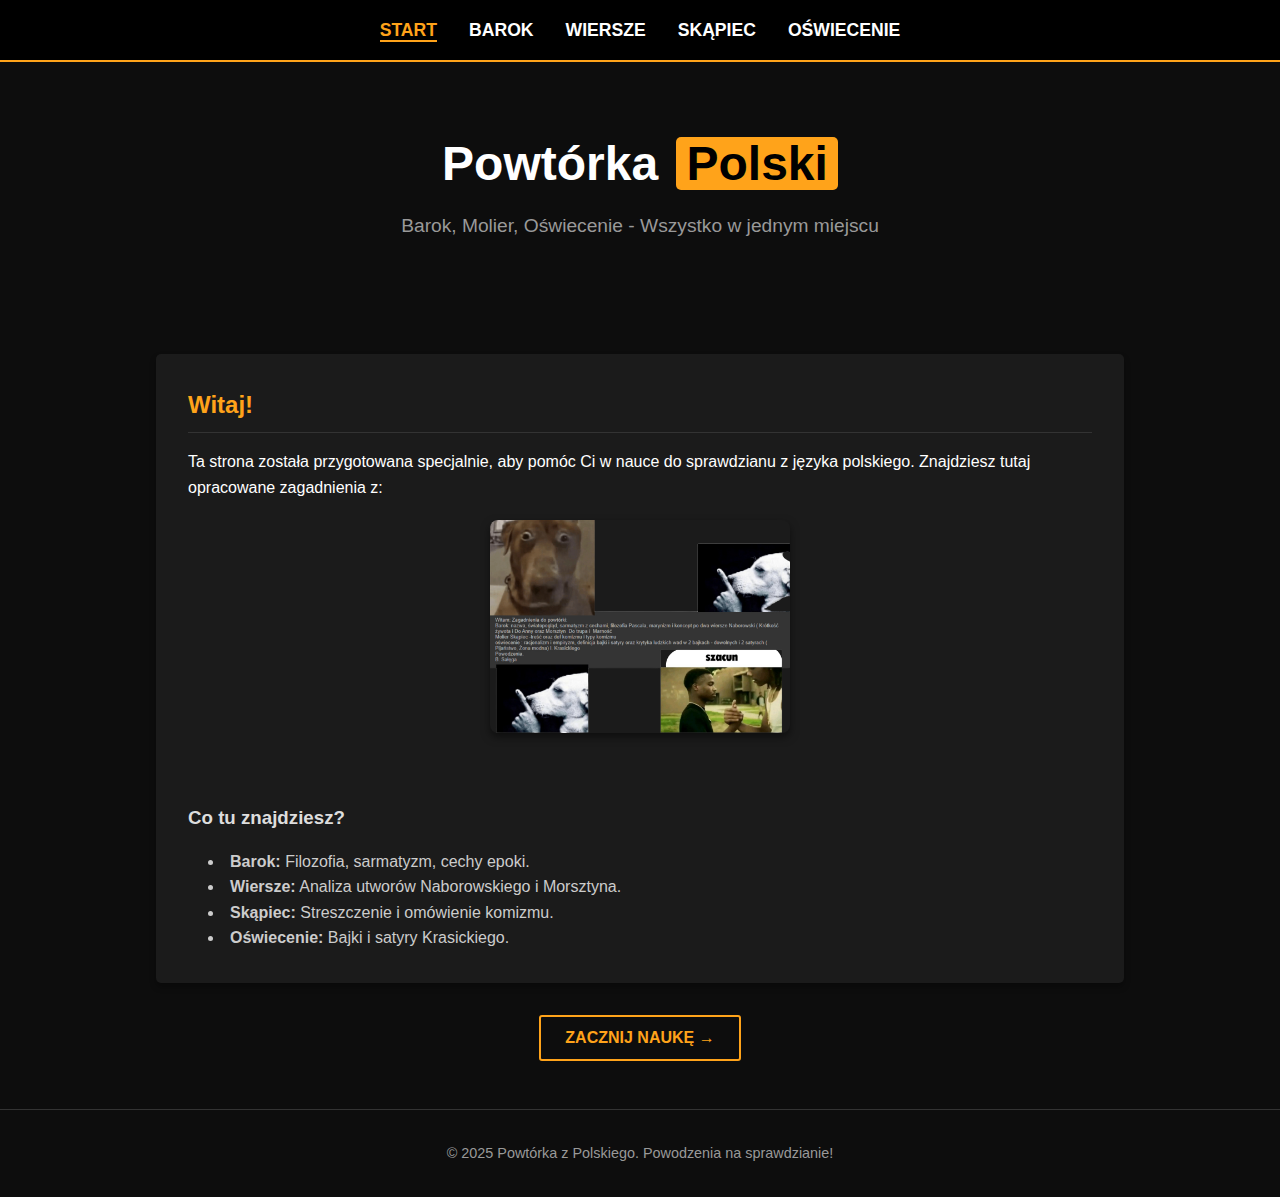
<file: index.html>
<!DOCTYPE html>
<html lang="pl">

<head>
    <meta charset="UTF-8">
    <meta name="viewport" content="width=device-width, initial-scale=1.0">
    <title>Powtórka z Polskiego - Barok i Oświecenie</title>
    <link rel="preconnect" href="https://fonts.googleapis.com">
    <link rel="preconnect" href="https://fonts.gstatic.com" crossorigin>
    <link
        href="https://fonts.googleapis.com/css2?family=Lato:wght@400;700&family=Playfair+Display:wght@400;700&display=swap"
        rel="stylesheet">
    <link rel="stylesheet" href="style.css">
</head>

<body>
    <nav>
        <ul>
            <li><a href="index.html">Start</a></li>
            <li><a href="barok.html">Barok</a></li>
            <li><a href="wiersze.html">Wiersze</a></li>
            <li><a href="skapiec.html">Skąpiec</a></li>
            <li><a href="oswiecenie.html">Oświecenie</a></li>
        </ul>
    </nav>

    <header>
        <div class="container">
            <h1>Powtórka <span>Polski</span></h1>
            <p>Barok, Molier, Oświecenie - Wszystko w jednym miejscu</p>
        </div>
    </header>

    <main class="container">
        <section class="card">
            <h2>Witaj!</h2>
            <p>Ta strona została przygotowana specjalnie, aby pomóc Ci w nauce do sprawdzianu z języka polskiego.
                Znajdziesz tutaj opracowane zagadnienia z: <img alt="bogusia" src="Untitled design (25) (1).png"
                    class="responsive-img"> </p>
            <br>
            <h3>Co tu znajdziesz?</h3>
            <ul style="margin-left: 20px; margin-top: 10px;">
                <li><strong>Barok:</strong> Filozofia, sarmatyzm, cechy epoki.</li>
                <li><strong>Wiersze:</strong> Analiza utworów Naborowskiego i Morsztyna.</li>
                <li><strong>Skąpiec:</strong> Streszczenie i omówienie komizmu.</li>
                <li><strong>Oświecenie:</strong> Bajki i satyry Krasickiego.</li>
            </ul>
        </section>

        <div style="text-align: center;">
            <a href="barok.html" class="btn">Zacznij Naukę &rarr;</a>
        </div>
    </main>

    <footer>
        <p>&copy; 2025 Powtórka z Polskiego. Powodzenia na sprawdzianie!</p>
    </footer>

    <!-- The Modal -->
    <div id="myModal" class="modal">
        <span class="close">&times;</span>
        <img class="modal-content" id="img01">
    </div>

    <script src="script.js"></script>
</body>

</html>
</file>
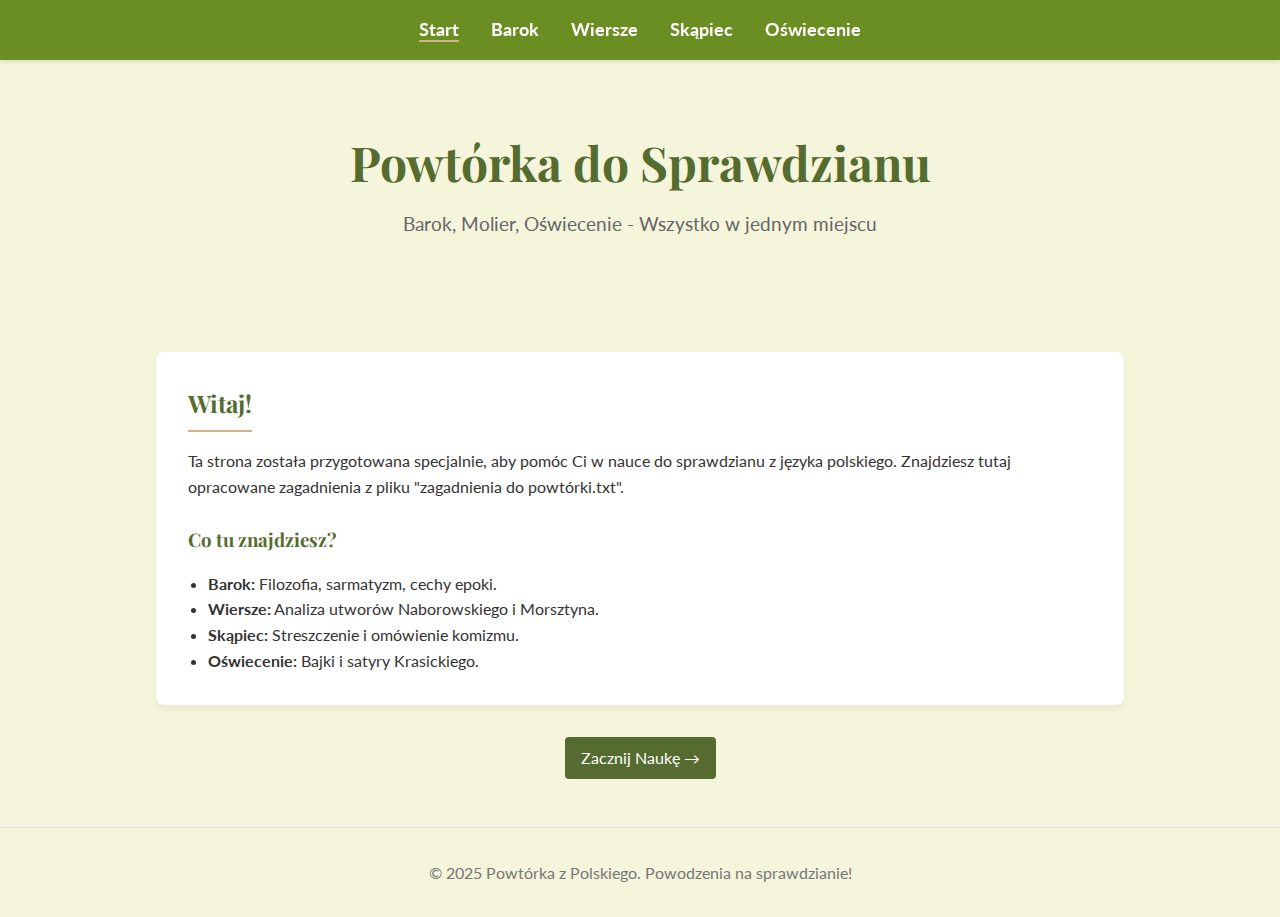
<file: polski/index.html>
<!DOCTYPE html>
<html lang="pl">
<head>
    <meta charset="UTF-8">
    <meta name="viewport" content="width=device-width, initial-scale=1.0">
    <title>Powtórka z Polskiego - Barok i Oświecenie</title>
    <link rel="preconnect" href="https://fonts.googleapis.com">
    <link rel="preconnect" href="https://fonts.gstatic.com" crossorigin>
    <link href="https://fonts.googleapis.com/css2?family=Lato:wght@400;700&family=Playfair+Display:wght@400;700&display=swap" rel="stylesheet">
    <link rel="stylesheet" href="style.css">
</head>
<body>
    <nav>
        <ul>
            <li><a href="index.html">Start</a></li>
            <li><a href="barok.html">Barok</a></li>
            <li><a href="wiersze.html">Wiersze</a></li>
            <li><a href="skapiec.html">Skąpiec</a></li>
            <li><a href="oswiecenie.html">Oświecenie</a></li>
        </ul>
    </nav>

    <header>
        <div class="container">
            <h1>Powtórka do Sprawdzianu</h1>
            <p>Barok, Molier, Oświecenie - Wszystko w jednym miejscu</p>
        </div>
    </header>

    <main class="container">
        <section class="card">
            <h2>Witaj!</h2>
            <p>Ta strona została przygotowana specjalnie, aby pomóc Ci w nauce do sprawdzianu z języka polskiego. Znajdziesz tutaj opracowane zagadnienia z pliku "zagadnienia do powtórki.txt".</p>
            <br>
            <h3>Co tu znajdziesz?</h3>
            <ul style="margin-left: 20px; margin-top: 10px;">
                <li><strong>Barok:</strong> Filozofia, sarmatyzm, cechy epoki.</li>
                <li><strong>Wiersze:</strong> Analiza utworów Naborowskiego i Morsztyna.</li>
                <li><strong>Skąpiec:</strong> Streszczenie i omówienie komizmu.</li>
                <li><strong>Oświecenie:</strong> Bajki i satyry Krasickiego.</li>
            </ul>
        </section>

        <div style="text-align: center;">
            <a href="barok.html" class="btn">Zacznij Naukę &rarr;</a>
        </div>
    </main>

    <footer>
        <p>&copy; 2025 Powtórka z Polskiego. Powodzenia na sprawdzianie!</p>
    </footer>

    <script src="script.js"></script>
</body>
</html>
</file>
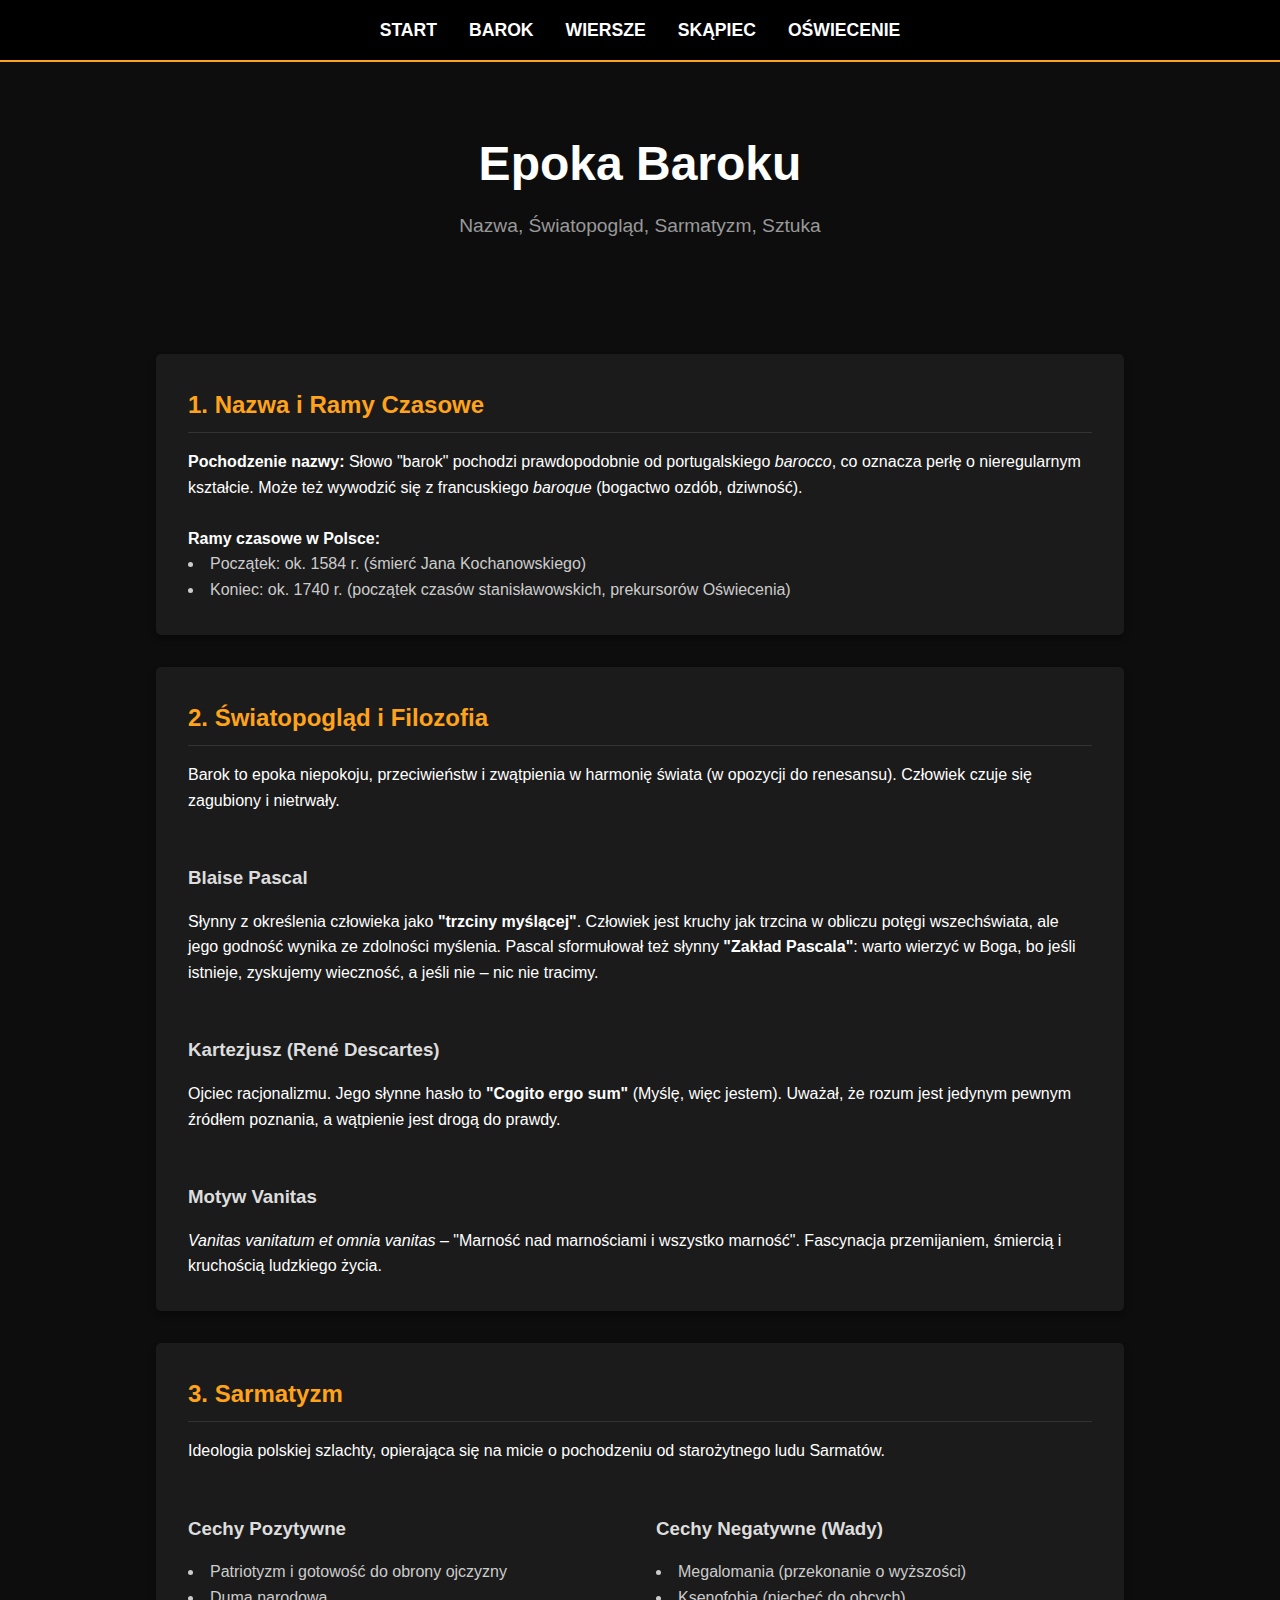
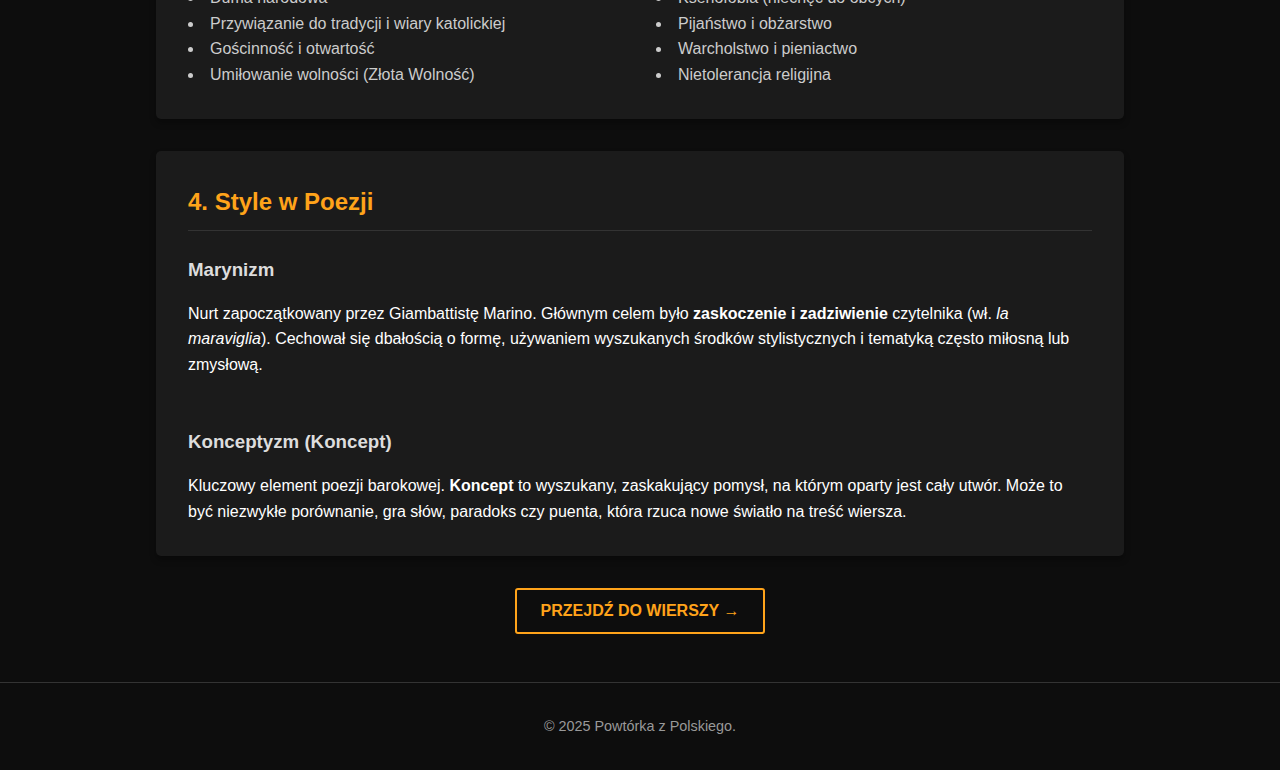
<file: barok.html>
<!DOCTYPE html>
<html lang="pl">

<head>
    <meta charset="UTF-8">
    <meta name="viewport" content="width=device-width, initial-scale=1.0">
    <title>Barok - Informacje Ogólne</title>
    <link rel="preconnect" href="https://fonts.googleapis.com">
    <link rel="preconnect" href="https://fonts.gstatic.com" crossorigin>
    <link
        href="https://fonts.googleapis.com/css2?family=Lato:wght@400;700&family=Playfair+Display:wght@400;700&display=swap"
        rel="stylesheet">
    <link rel="stylesheet" href="style.css">
</head>

<body>
    <nav>
        <ul>
            <li><a href="index.html">Start</a></li>
            <li><a href="barok.html">Barok</a></li>
            <li><a href="wiersze.html">Wiersze</a></li>
            <li><a href="skapiec.html">Skąpiec</a></li>
            <li><a href="oswiecenie.html">Oświecenie</a></li>
        </ul>
    </nav>

    <header>
        <div class="container">
            <h1>Epoka Baroku</h1>
            <p>Nazwa, Światopogląd, Sarmatyzm, Sztuka</p>
        </div>
    </header>

    <main class="container">
        <!-- Nazwa i Ramy Czasowe -->
        <section class="card">
            <h2>1. Nazwa i Ramy Czasowe</h2>
            <p><strong>Pochodzenie nazwy:</strong> Słowo "barok" pochodzi prawdopodobnie od portugalskiego
                <em>barocco</em>, co oznacza perłę o nieregularnym kształcie. Może też wywodzić się z francuskiego
                <em>baroque</em> (bogactwo ozdób, dziwność).</p>
            <br>
            <p><strong>Ramy czasowe w Polsce:</strong></p>
            <ul>
                <li>Początek: ok. 1584 r. (śmierć Jana Kochanowskiego)</li>
                <li>Koniec: ok. 1740 r. (początek czasów stanisławowskich, prekursorów Oświecenia)</li>
            </ul>
        </section>

        <!-- Światopogląd i Filozofia -->
        <section class="card">
            <h2>2. Światopogląd i Filozofia</h2>
            <p>Barok to epoka niepokoju, przeciwieństw i zwątpienia w harmonię świata (w opozycji do renesansu).
                Człowiek czuje się zagubiony i nietrwały.</p>
            <br>
            <h3>Blaise Pascal</h3>
            <p>Słynny z określenia człowieka jako <strong>"trzciny myślącej"</strong>. Człowiek jest kruchy jak trzcina
                w obliczu potęgi wszechświata, ale jego godność wynika ze zdolności myślenia. Pascal sformułował też
                słynny <strong>"Zakład Pascala"</strong>: warto wierzyć w Boga, bo jeśli istnieje, zyskujemy wieczność,
                a jeśli nie – nic nie tracimy.</p>
            <br>
            <h3>Kartezjusz (René Descartes)</h3>
            <p>Ojciec racjonalizmu. Jego słynne hasło to <strong>"Cogito ergo sum"</strong> (Myślę, więc jestem).
                Uważał, że rozum jest jedynym pewnym źródłem poznania, a wątpienie jest drogą do prawdy.</p>
            <br>
            <h3>Motyw Vanitas</h3>
            <p><em>Vanitas vanitatum et omnia vanitas</em> – "Marność nad marnościami i wszystko marność". Fascynacja
                przemijaniem, śmiercią i kruchością ludzkiego życia.</p>
        </section>

        <!-- Sarmatyzm -->
        <section class="card">
            <h2>3. Sarmatyzm</h2>
            <p>Ideologia polskiej szlachty, opierająca się na micie o pochodzeniu od starożytnego ludu Sarmatów.</p>
            <br>
            <div style="display: flex; gap: 2rem; flex-wrap: wrap;">
                <div style="flex: 1;">
                    <h3>Cechy Pozytywne</h3>
                    <ul>
                        <li>Patriotyzm i gotowość do obrony ojczyzny</li>
                        <li>Duma narodowa</li>
                        <li>Przywiązanie do tradycji i wiary katolickiej</li>
                        <li>Gościnność i otwartość</li>
                        <li>Umiłowanie wolności (Złota Wolność)</li>
                    </ul>
                </div>
                <div style="flex: 1;">
                    <h3>Cechy Negatywne (Wady)</h3>
                    <ul>
                        <li>Megalomania (przekonanie o wyższości)</li>
                        <li>Ksenofobia (niechęć do obcych)</li>
                        <li>Pijaństwo i obżarstwo</li>
                        <li>Warcholstwo i pieniactwo</li>
                        <li>Nietolerancja religijna</li>
                    </ul>
                </div>
            </div>
        </section>

        <!-- Sztuka i Style -->
        <section class="card">
            <h2>4. Style w Poezji</h2>
            <h3>Marynizm</h3>
            <p>Nurt zapoczątkowany przez Giambattistę Marino. Głównym celem było <strong>zaskoczenie i
                    zadziwienie</strong> czytelnika (wł. <em>la maraviglia</em>). Cechował się dbałością o formę,
                używaniem wyszukanych środków stylistycznych i tematyką często miłosną lub zmysłową.</p>
            <br>
            <h3>Konceptyzm (Koncept)</h3>
            <p>Kluczowy element poezji barokowej. <strong>Koncept</strong> to wyszukany, zaskakujący pomysł, na którym
                oparty jest cały utwór. Może to być niezwykłe porównanie, gra słów, paradoks czy puenta, która rzuca
                nowe światło na treść wiersza.</p>
        </section>

        <div style="text-align: center;">
            <a href="wiersze.html" class="btn">Przejdź do Wierszy &rarr;</a>
        </div>
    </main>

    <footer>
        <p>&copy; 2025 Powtórka z Polskiego.</p>
    </footer>
</body>

</html>
</file>
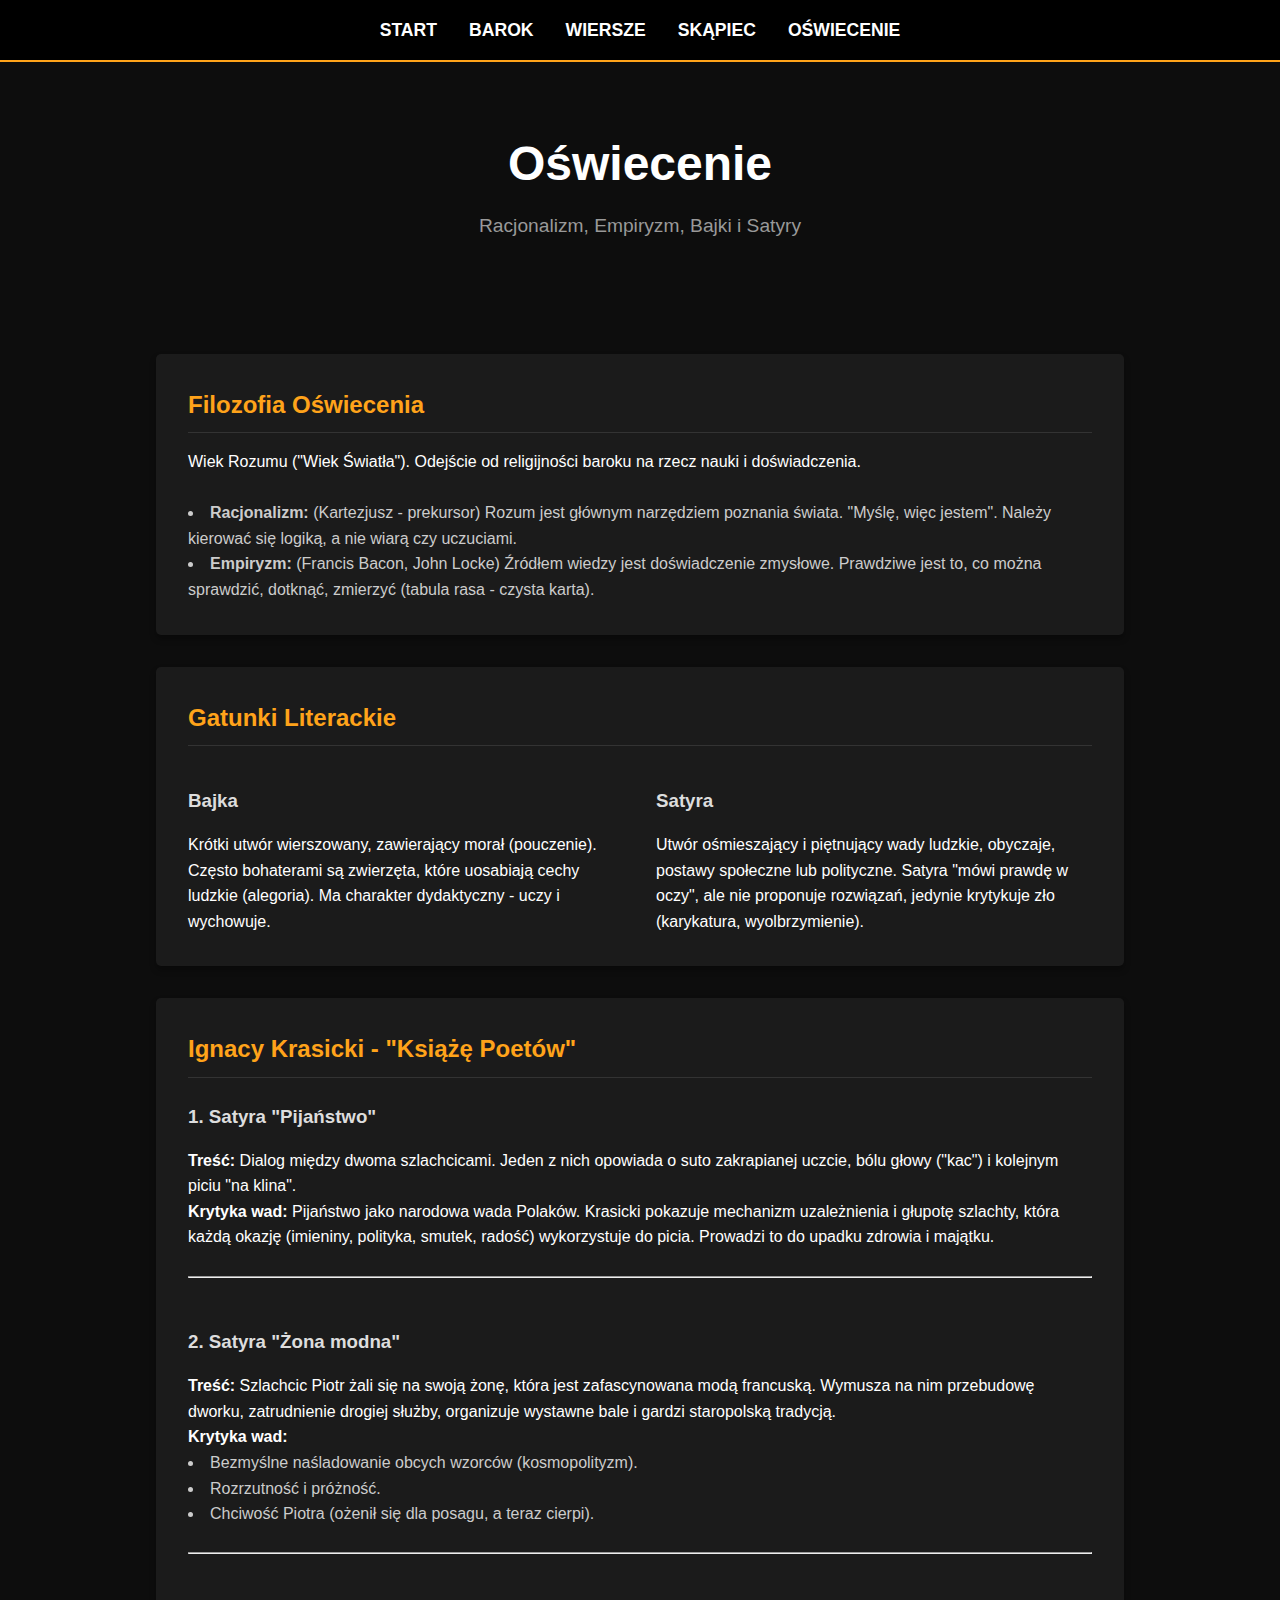
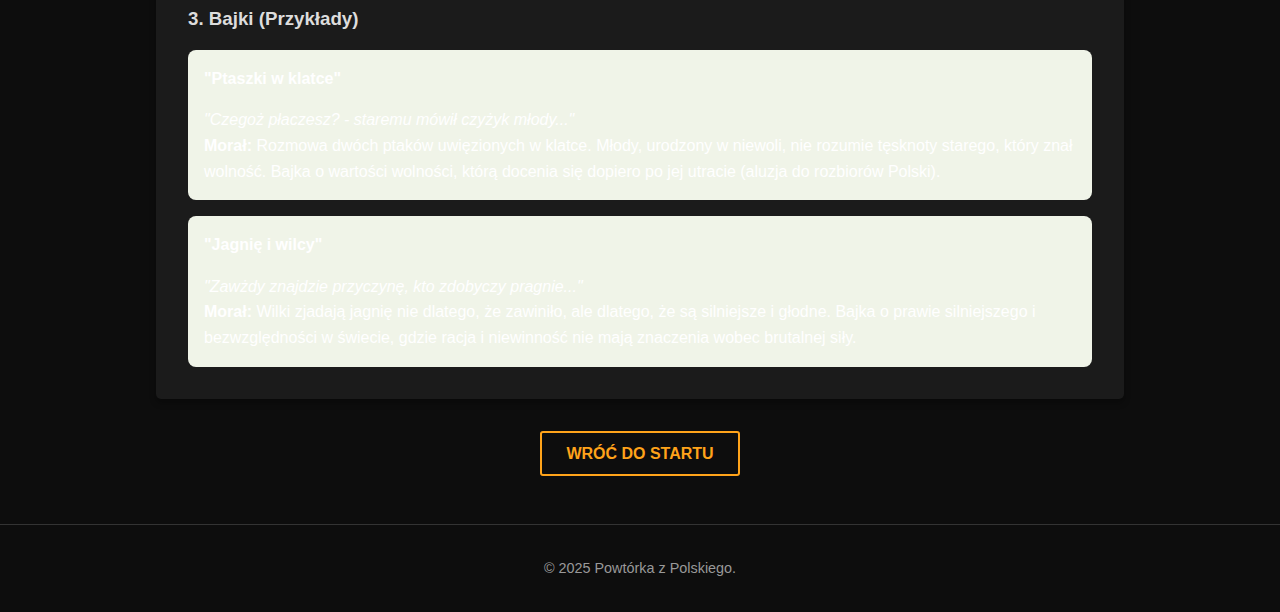
<file: oswiecenie.html>
<!DOCTYPE html>
<html lang="pl">

<head>
    <meta charset="UTF-8">
    <meta name="viewport" content="width=device-width, initial-scale=1.0">
    <title>Oświecenie - Krasicki</title>
    <link rel="preconnect" href="https://fonts.googleapis.com">
    <link rel="preconnect" href="https://fonts.gstatic.com" crossorigin>
    <link
        href="https://fonts.googleapis.com/css2?family=Lato:wght@400;700&family=Playfair+Display:wght@400;700&display=swap"
        rel="stylesheet">
    <link rel="stylesheet" href="style.css">
</head>

<body>
    <nav>
        <ul>
            <li><a href="index.html">Start</a></li>
            <li><a href="barok.html">Barok</a></li>
            <li><a href="wiersze.html">Wiersze</a></li>
            <li><a href="skapiec.html">Skąpiec</a></li>
            <li><a href="oswiecenie.html">Oświecenie</a></li>
        </ul>
    </nav>

    <header>
        <div class="container">
            <h1>Oświecenie</h1>
            <p>Racjonalizm, Empiryzm, Bajki i Satyry</p>
        </div>
    </header>

    <main class="container">

        <!-- Filozofia -->
        <section class="card">
            <h2>Filozofia Oświecenia</h2>
            <p>Wiek Rozumu ("Wiek Światła"). Odejście od religijności baroku na rzecz nauki i doświadczenia.</p>
            <br>
            <ul>
                <li><strong>Racjonalizm:</strong> (Kartezjusz - prekursor) Rozum jest głównym narzędziem poznania
                    świata. "Myślę, więc jestem". Należy kierować się logiką, a nie wiarą czy uczuciami.</li>
                <li><strong>Empiryzm:</strong> (Francis Bacon, John Locke) Źródłem wiedzy jest doświadczenie zmysłowe.
                    Prawdziwe jest to, co można sprawdzić, dotknąć, zmierzyć (tabula rasa - czysta karta).</li>
            </ul>
        </section>

        <!-- Gatunki -->
        <section class="card">
            <h2>Gatunki Literackie</h2>
            <div style="display: flex; gap: 2rem; flex-wrap: wrap;">
                <div style="flex: 1;">
                    <h3>Bajka</h3>
                    <p>Krótki utwór wierszowany, zawierający morał (pouczenie). Często bohaterami są zwierzęta, które
                        uosabiają cechy ludzkie (alegoria). Ma charakter dydaktyczny - uczy i wychowuje.</p>
                </div>
                <div style="flex: 1;">
                    <h3>Satyra</h3>
                    <p>Utwór ośmieszający i piętnujący wady ludzkie, obyczaje, postawy społeczne lub polityczne. Satyra
                        "mówi prawdę w oczy", ale nie proponuje rozwiązań, jedynie krytykuje zło (karykatura,
                        wyolbrzymienie).</p>
                </div>
            </div>
        </section>

        <!-- Ignacy Krasicki -->
        <section class="card">
            <h2>Ignacy Krasicki - "Książę Poetów"</h2>

            <h3>1. Satyra "Pijaństwo"</h3>
            <p><strong>Treść:</strong> Dialog między dwoma szlachcicami. Jeden z nich opowiada o suto zakrapianej
                uczcie, bólu głowy ("kac") i kolejnym piciu "na klina".</p>
            <p><strong>Krytyka wad:</strong> Pijaństwo jako narodowa wada Polaków. Krasicki pokazuje mechanizm
                uzależnienia i głupotę szlachty, która każdą okazję (imieniny, polityka, smutek, radość) wykorzystuje do
                picia. Prowadzi to do upadku zdrowia i majątku.</p>
            <br>
            <hr><br>

            <h3>2. Satyra "Żona modna"</h3>
            <p><strong>Treść:</strong> Szlachcic Piotr żali się na swoją żonę, która jest zafascynowana modą francuską.
                Wymusza na nim przebudowę dworku, zatrudnienie drogiej służby, organizuje wystawne bale i gardzi
                staropolską tradycją.</p>
            <p><strong>Krytyka wad:</strong>
            <ul>
                <li>Bezmyślne naśladowanie obcych wzorców (kosmopolityzm).</li>
                <li>Rozrzutność i próżność.</li>
                <li>Chciwość Piotra (ożenił się dla posagu, a teraz cierpi).</li>
            </ul>
            </p>
            <br>
            <hr><br>

            <h3>3. Bajki (Przykłady)</h3>

            <div style="background-color: #f0f4e8; padding: 1rem; border-radius: 8px; margin-bottom: 1rem;">
                <h4>"Ptaszki w klatce"</h4>
                <p><em>"Czegoż płaczesz? - staremu mówił czyżyk młody..."</em></p>
                <p><strong>Morał:</strong> Rozmowa dwóch ptaków uwięzionych w klatce. Młody, urodzony w niewoli, nie
                    rozumie tęsknoty starego, który znał wolność. Bajka o wartości wolności, którą docenia się dopiero
                    po jej utracie (aluzja do rozbiorów Polski).</p>
            </div>

            <div style="background-color: #f0f4e8; padding: 1rem; border-radius: 8px;">
                <h4>"Jagnię i wilcy"</h4>
                <p><em>"Zawżdy znajdzie przyczynę, kto zdobyczy pragnie..."</em></p>
                <p><strong>Morał:</strong> Wilki zjadają jagnię nie dlatego, że zawiniło, ale dlatego, że są silniejsze
                    i głodne. Bajka o prawie silniejszego i bezwzględności w świecie, gdzie racja i niewinność nie mają
                    znaczenia wobec brutalnej siły.</p>
            </div>
        </section>

        <div style="text-align: center;">
            <a href="index.html" class="btn">Wróć do Startu</a>
        </div>
    </main>

    <footer>
        <p>&copy; 2025 Powtórka z Polskiego.</p>
    </footer>
</body>

</html>
</file>
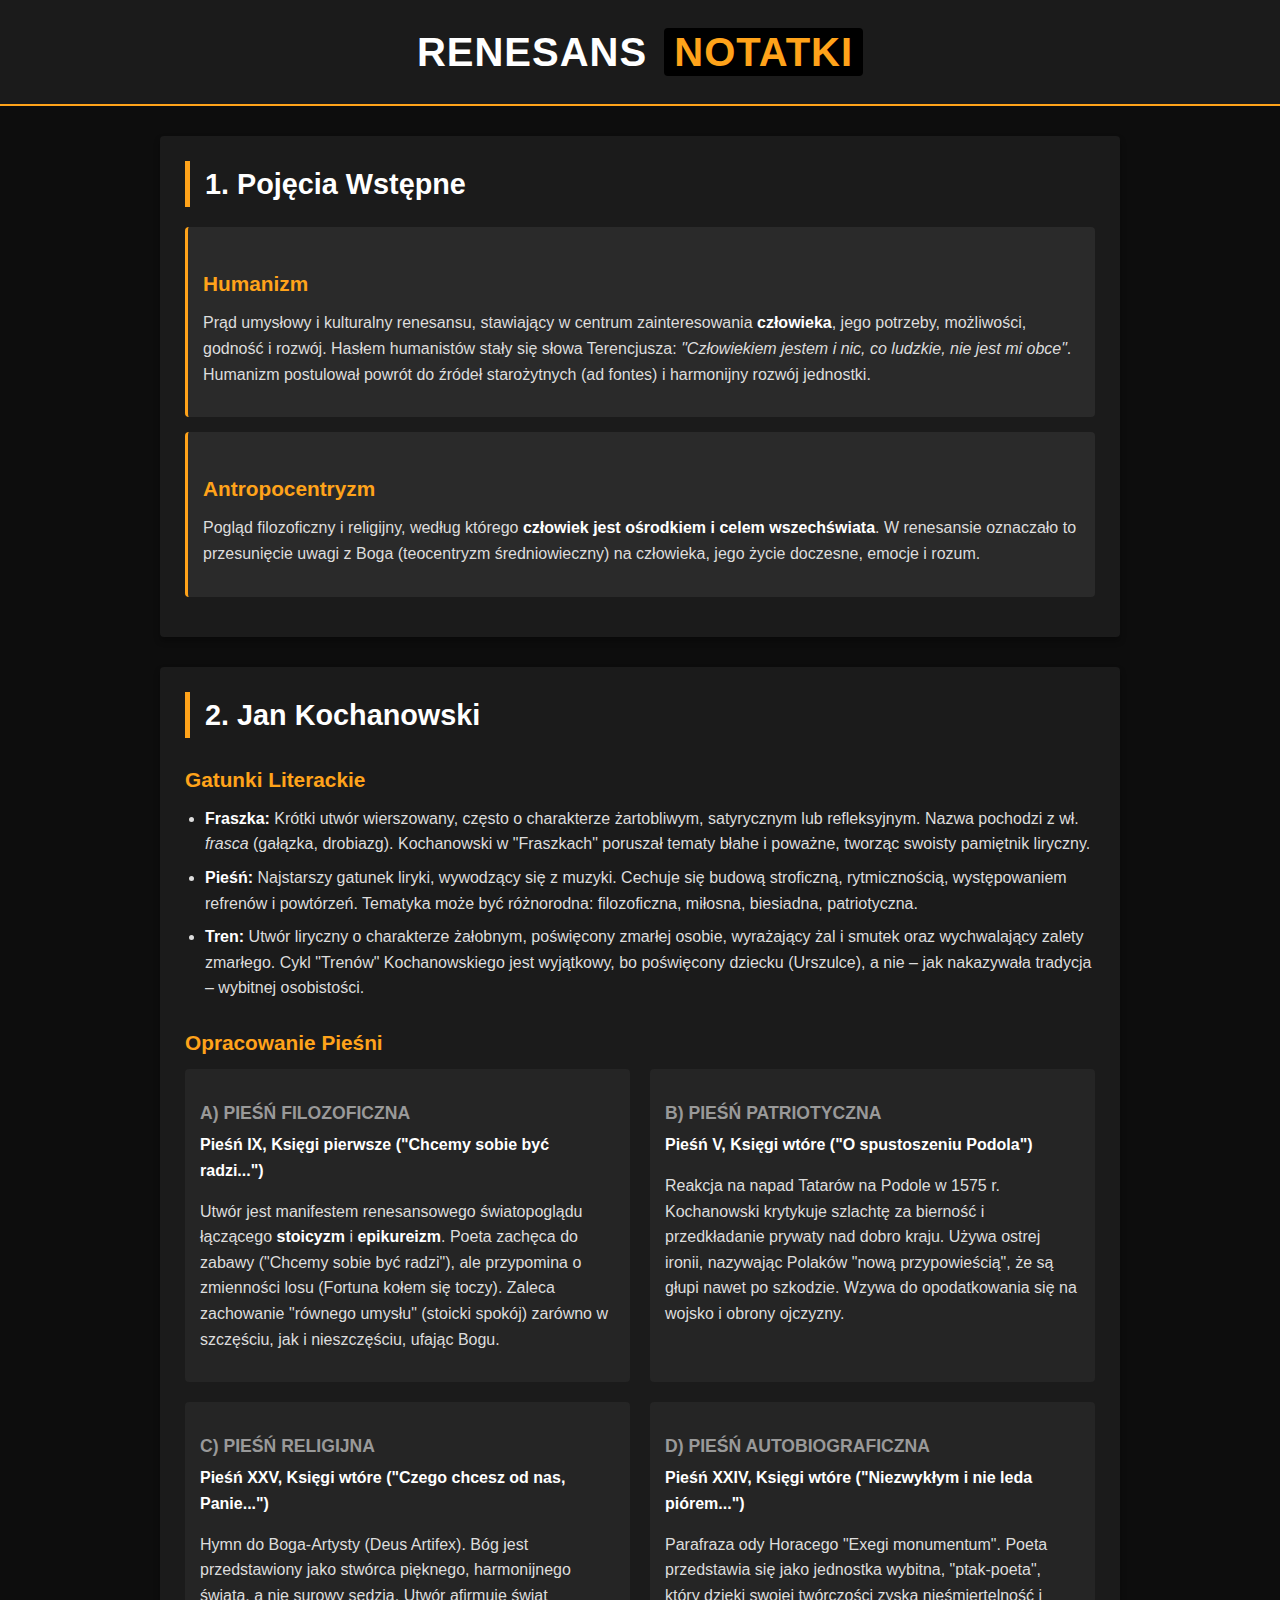
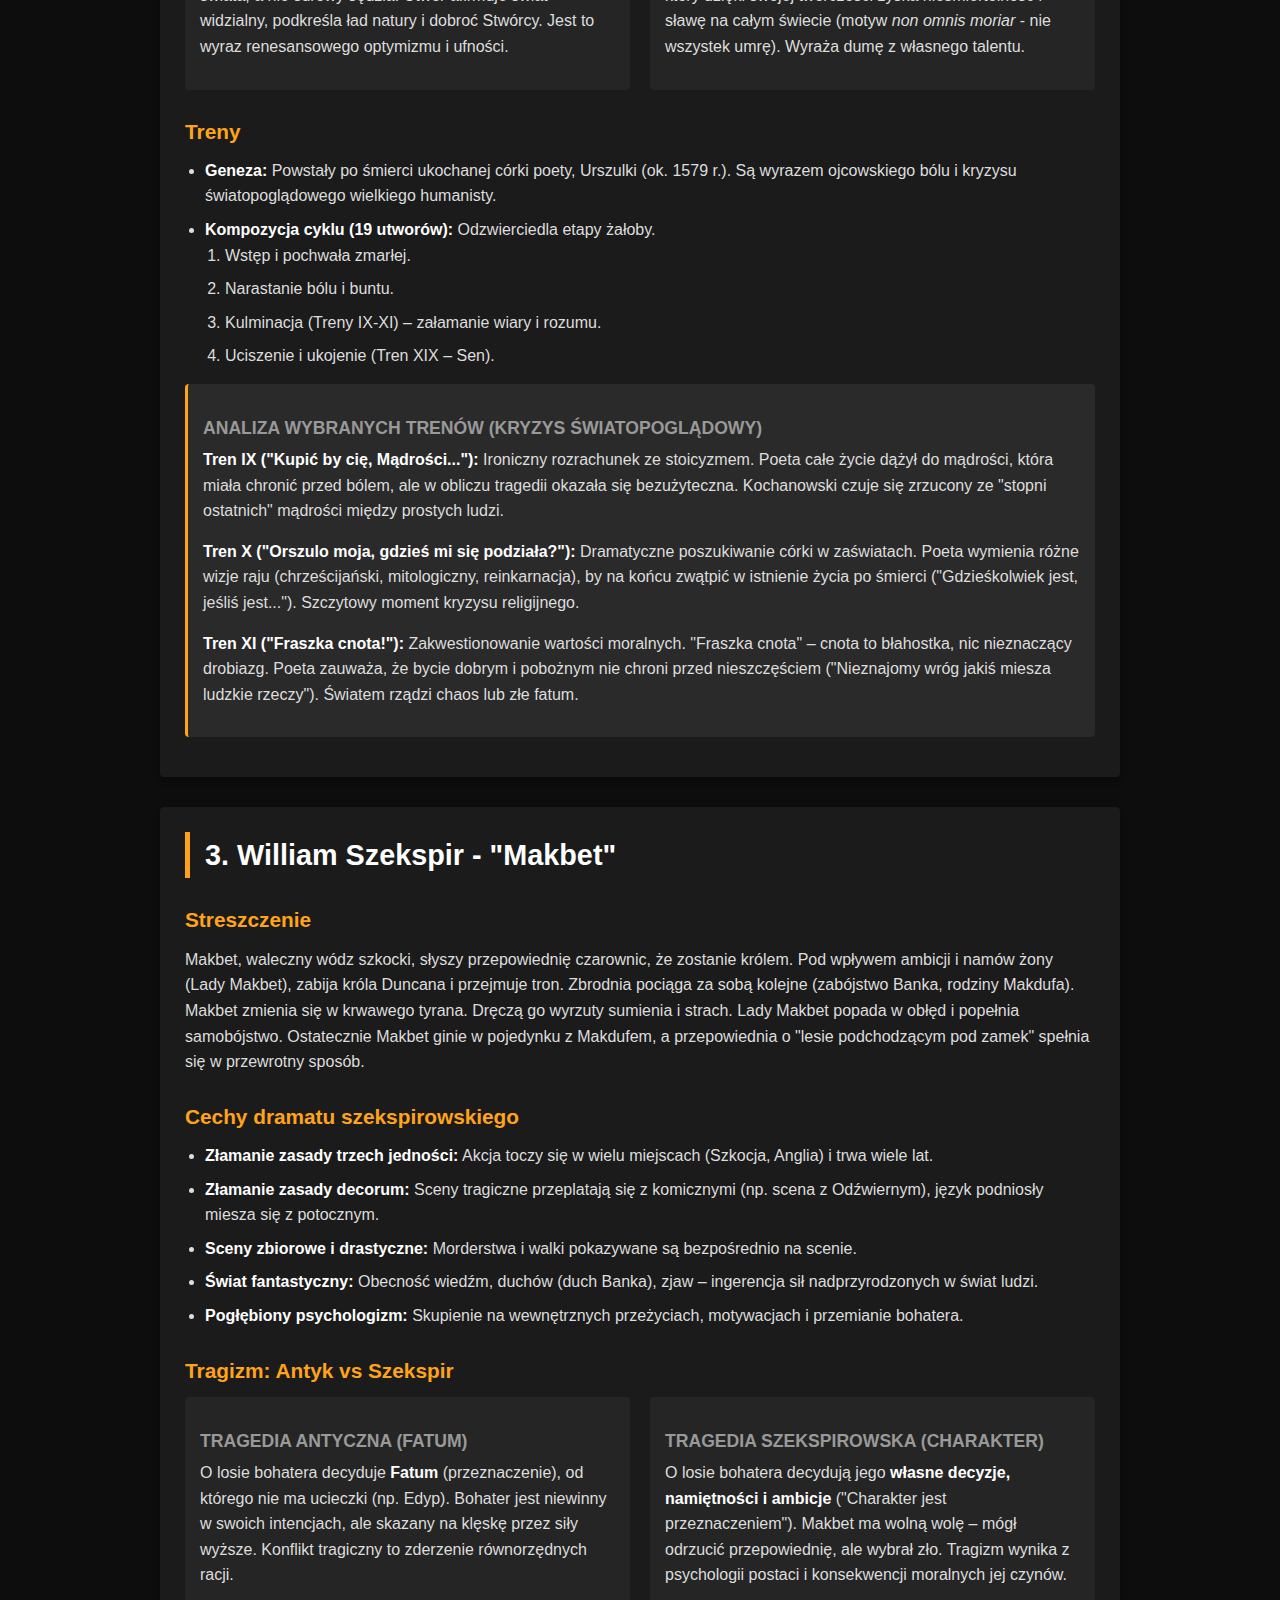
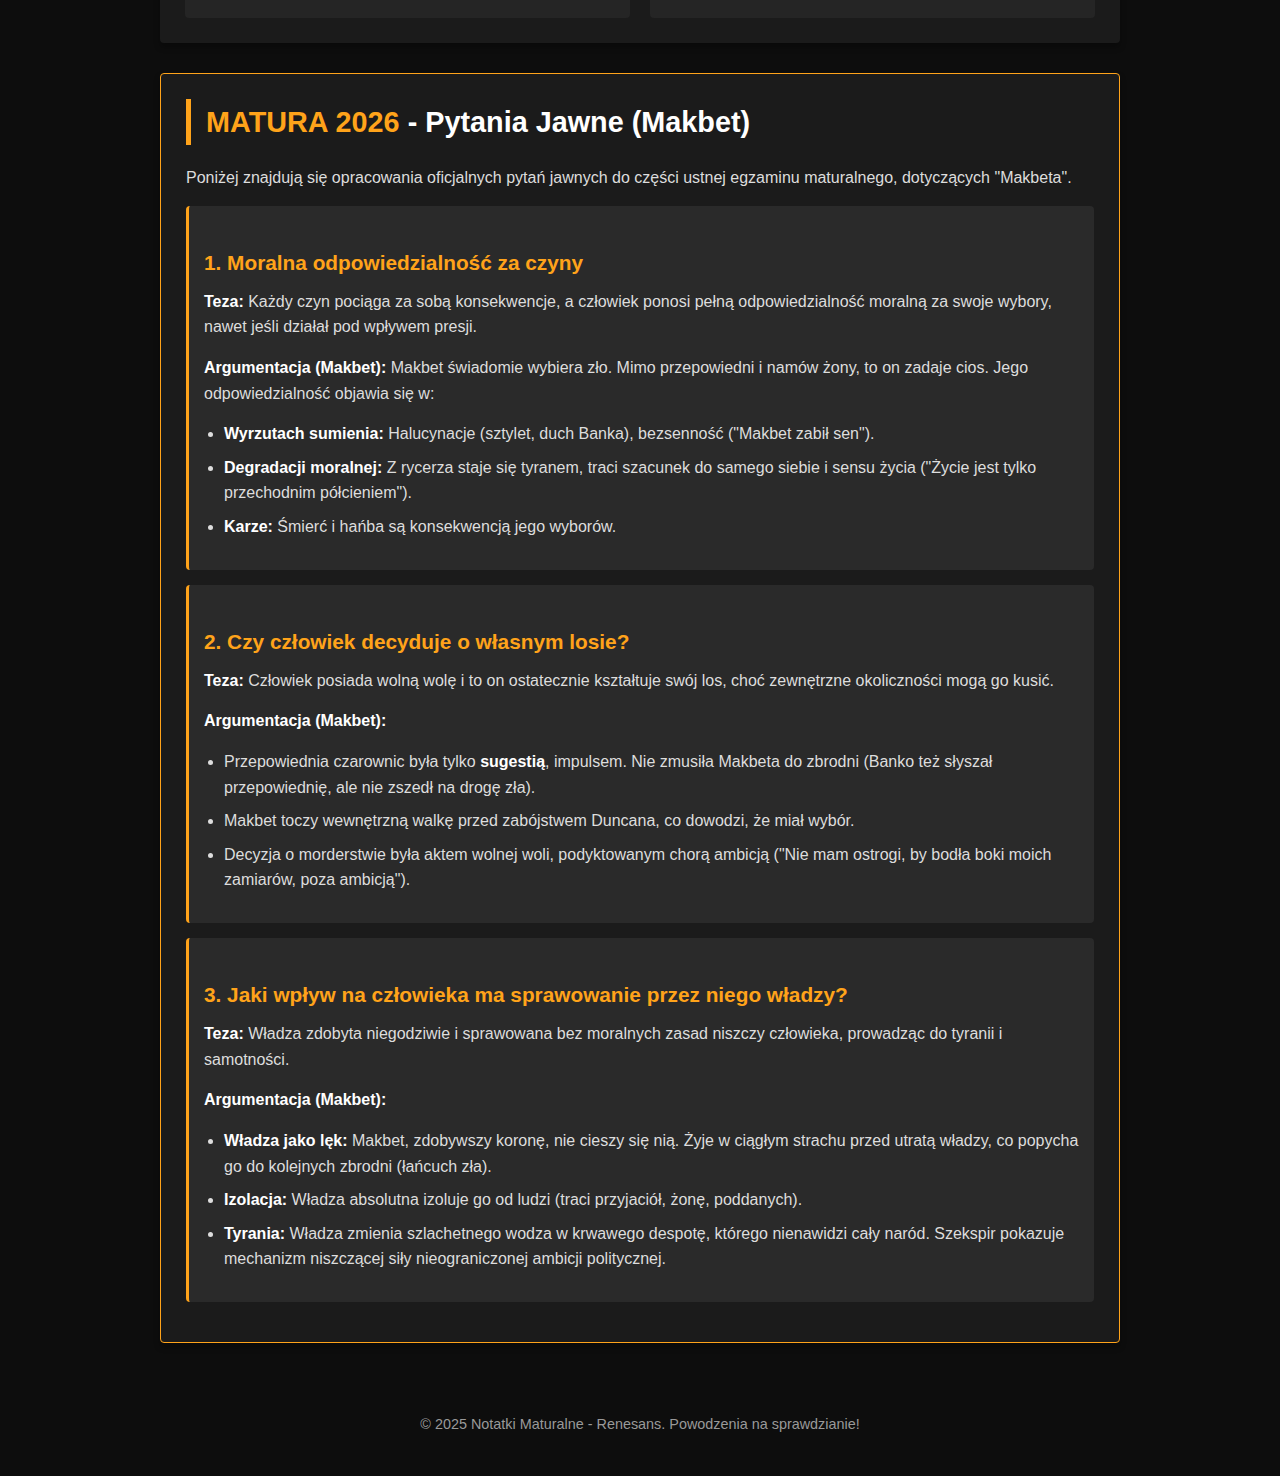
<file: renesans_notatki.html>
<!DOCTYPE html>
<html lang="pl">
<head>
    <meta charset="UTF-8">
    <meta name="viewport" content="width=device-width, initial-scale=1.0">
    <title>Renesans - Notatki do Sprawdzianu</title>
    <style>
        :root {
            --bg-color: #0d0d0d;
            --card-bg: #1b1b1b;
            --text-main: #ffffff;
            --text-muted: #999999;
            --accent: #ffa31a;
            --hover: #ffb74d;
            --border-radius: 4px;
        }

        * {
            box-sizing: border-box;
            margin: 0;
            padding: 0;
        }

        body {
            font-family: Arial, Helvetica, sans-serif;
            background-color: var(--bg-color);
            color: var(--text-main);
            line-height: 1.6;
        }

        header {
            background-color: var(--card-bg);
            padding: 20px;
            border-bottom: 2px solid var(--accent);
            text-align: center;
            margin-bottom: 30px;
        }

        header h1 {
            font-size: 2.5rem;
            text-transform: uppercase;
            letter-spacing: 1px;
        }

        header span {
            color: var(--accent);
            background-color: #000;
            padding: 2px 10px;
            border-radius: 4px;
            margin-left: 5px;
        }

        .container {
            max-width: 1000px;
            margin: 0 auto;
            padding: 0 20px;
        }

        section {
            background-color: var(--card-bg);
            margin-bottom: 30px;
            padding: 25px;
            border-radius: var(--border-radius);
            box-shadow: 0 4px 6px rgba(0,0,0,0.3);
        }

        h2 {
            color: var(--text-main);
            border-left: 5px solid var(--accent);
            padding-left: 15px;
            margin-bottom: 20px;
            font-size: 1.8rem;
        }

        h3 {
            color: var(--accent);
            margin-top: 25px;
            margin-bottom: 10px;
            font-size: 1.3rem;
        }

        h4 {
            color: var(--text-muted);
            margin-top: 15px;
            margin-bottom: 5px;
            font-size: 1.1rem;
            text-transform: uppercase;
        }

        p {
            margin-bottom: 15px;
            color: #ddd;
        }

        ul, ol {
            margin-left: 20px;
            margin-bottom: 15px;
            color: #ddd;
        }

        li {
            margin-bottom: 8px;
        }

        strong {
            color: var(--text-main);
            font-weight: bold;
        }

        .highlight {
            color: var(--accent);
        }

        .definition-box {
            background-color: #2a2a2a;
            padding: 15px;
            border-radius: var(--border-radius);
            border-left: 3px solid var(--accent);
            margin-bottom: 15px;
        }

        .song-analysis {
            display: grid;
            grid-template-columns: 1fr;
            gap: 20px;
        }

        @media (min-width: 768px) {
            .song-analysis {
                grid-template-columns: 1fr 1fr;
            }
        }

        .song-card {
            background-color: #252525;
            padding: 15px;
            border-radius: var(--border-radius);
        }

        .matura-section {
            border: 1px solid var(--accent);
        }

        footer {
            text-align: center;
            padding: 40px 0;
            color: var(--text-muted);
            font-size: 0.9rem;
        }

        /* Scrollbar styling */
        ::-webkit-scrollbar {
            width: 10px;
        }
        ::-webkit-scrollbar-track {
            background: var(--bg-color);
        }
        ::-webkit-scrollbar-thumb {
            background: #333;
            border-radius: 5px;
        }
        ::-webkit-scrollbar-thumb:hover {
            background: var(--accent);
        }
    </style>
</head>
<body>

    <header>
        <div class="container">
            <h1>Renesans <span>Notatki</span></h1>
        </div>
    </header>

    <div class="container">

        <!-- 1. POJĘCIA WSTĘPNE -->
        <section id="pojecia">
            <h2>1. Pojęcia Wstępne</h2>
            
            <div class="definition-box">
                <h3>Humanizm</h3>
                <p>Prąd umysłowy i kulturalny renesansu, stawiający w centrum zainteresowania <strong>człowieka</strong>, jego potrzeby, możliwości, godność i rozwój. Hasłem humanistów stały się słowa Terencjusza: <em>"Człowiekiem jestem i nic, co ludzkie, nie jest mi obce"</em>. Humanizm postulował powrót do źródeł starożytnych (ad fontes) i harmonijny rozwój jednostki.</p>
            </div>

            <div class="definition-box">
                <h3>Antropocentryzm</h3>
                <p>Pogląd filozoficzny i religijny, według którego <strong>człowiek jest ośrodkiem i celem wszechświata</strong>. W renesansie oznaczało to przesunięcie uwagi z Boga (teocentryzm średniowieczny) na człowieka, jego życie doczesne, emocje i rozum.</p>
            </div>
        </section>

        <!-- 2. JAN KOCHANOWSKI -->
        <section id="kochanowski">
            <h2>2. Jan Kochanowski</h2>

            <h3>Gatunki Literackie</h3>
            <ul>
                <li><strong>Fraszka:</strong> Krótki utwór wierszowany, często o charakterze żartobliwym, satyrycznym lub refleksyjnym. Nazwa pochodzi z wł. <em>frasca</em> (gałązka, drobiazg). Kochanowski w "Fraszkach" poruszał tematy błahe i poważne, tworząc swoisty pamiętnik liryczny.</li>
                <li><strong>Pieśń:</strong> Najstarszy gatunek liryki, wywodzący się z muzyki. Cechuje się budową stroficzną, rytmicznością, występowaniem refrenów i powtórzeń. Tematyka może być różnorodna: filozoficzna, miłosna, biesiadna, patriotyczna.</li>
                <li><strong>Tren:</strong> Utwór liryczny o charakterze żałobnym, poświęcony zmarłej osobie, wyrażający żal i smutek oraz wychwalający zalety zmarłego. Cykl "Trenów" Kochanowskiego jest wyjątkowy, bo poświęcony dziecku (Urszulce), a nie – jak nakazywała tradycja – wybitnej osobistości.</li>
            </ul>

            <h3>Opracowanie Pieśni</h3>
            <div class="song-analysis">
                <div class="song-card">
                    <h4>a) Pieśń Filozoficzna</h4>
                    <p><strong>Pieśń IX, Księgi pierwsze ("Chcemy sobie być radzi...")</strong></p>
                    <p>Utwór jest manifestem renesansowego światopoglądu łączącego <strong>stoicyzm</strong> i <strong>epikureizm</strong>. Poeta zachęca do zabawy ("Chcemy sobie być radzi"), ale przypomina o zmienności losu (Fortuna kołem się toczy). Zaleca zachowanie "równego umysłu" (stoicki spokój) zarówno w szczęściu, jak i nieszczęściu, ufając Bogu.</p>
                </div>
                
                <div class="song-card">
                    <h4>b) Pieśń Patriotyczna</h4>
                    <p><strong>Pieśń V, Księgi wtóre ("O spustoszeniu Podola")</strong></p>
                    <p>Reakcja na napad Tatarów na Podole w 1575 r. Kochanowski krytykuje szlachtę za bierność i przedkładanie prywaty nad dobro kraju. Używa ostrej ironii, nazywając Polaków "nową przypowieścią", że są głupi nawet po szkodzie. Wzywa do opodatkowania się na wojsko i obrony ojczyzny.</p>
                </div>

                <div class="song-card">
                    <h4>c) Pieśń Religijna</h4>
                    <p><strong>Pieśń XXV, Księgi wtóre ("Czego chcesz od nas, Panie...")</strong></p>
                    <p>Hymn do Boga-Artysty (Deus Artifex). Bóg jest przedstawiony jako stwórca pięknego, harmonijnego świata, a nie surowy sędzia. Utwór afirmuje świat widzialny, podkreśla ład natury i dobroć Stwórcy. Jest to wyraz renesansowego optymizmu i ufności.</p>
                </div>

                <div class="song-card">
                    <h4>d) Pieśń Autobiograficzna</h4>
                    <p><strong>Pieśń XXIV, Księgi wtóre ("Niezwykłym i nie leda piórem...")</strong></p>
                    <p>Parafraza ody Horacego "Exegi monumentum". Poeta przedstawia się jako jednostka wybitna, "ptak-poeta", który dzięki swojej twórczości zyska nieśmiertelność i sławę na całym świecie (motyw <em>non omnis moriar</em> - nie wszystek umrę). Wyraża dumę z własnego talentu.</p>
                </div>
            </div>

            <h3>Treny</h3>
            <ul>
                <li><strong>Geneza:</strong> Powstały po śmierci ukochanej córki poety, Urszulki (ok. 1579 r.). Są wyrazem ojcowskiego bólu i kryzysu światopoglądowego wielkiego humanisty.</li>
                <li><strong>Kompozycja cyklu (19 utworów):</strong> Odzwierciedla etapy żałoby.
                    <ol>
                        <li>Wstęp i pochwała zmarłej.</li>
                        <li>Narastanie bólu i buntu.</li>
                        <li>Kulminacja (Treny IX-XI) – załamanie wiary i rozumu.</li>
                        <li>Uciszenie i ukojenie (Tren XIX – Sen).</li>
                    </ol>
                </li>
            </ul>

            <div class="definition-box">
                <h4>Analiza wybranych Trenów (Kryzys światopoglądowy)</h4>
                <p><strong>Tren IX ("Kupić by cię, Mądrości..."):</strong> Ironiczny rozrachunek ze stoicyzmem. Poeta całe życie dążył do mądrości, która miała chronić przed bólem, ale w obliczu tragedii okazała się bezużyteczna. Kochanowski czuje się zrzucony ze "stopni ostatnich" mądrości między prostych ludzi.</p>
                <p><strong>Tren X ("Orszulo moja, gdzieś mi się podziała?"):</strong> Dramatyczne poszukiwanie córki w zaświatach. Poeta wymienia różne wizje raju (chrześcijański, mitologiczny, reinkarnacja), by na końcu zwątpić w istnienie życia po śmierci ("Gdzieśkolwiek jest, jeśliś jest..."). Szczytowy moment kryzysu religijnego.</p>
                <p><strong>Tren XI ("Fraszka cnota!"):</strong> Zakwestionowanie wartości moralnych. "Fraszka cnota" – cnota to błahostka, nic nieznaczący drobiazg. Poeta zauważa, że bycie dobrym i pobożnym nie chroni przed nieszczęściem ("Nieznajomy wróg jakiś miesza ludzkie rzeczy"). Światem rządzi chaos lub złe fatum.</p>
            </div>
        </section>

        <!-- 3. WILLIAM SZEKSPIR - MAKBET -->
        <section id="szekspir">
            <h2>3. William Szekspir - "Makbet"</h2>
            
            <h3>Streszczenie</h3>
            <p>Makbet, waleczny wódz szkocki, słyszy przepowiednię czarownic, że zostanie królem. Pod wpływem ambicji i namów żony (Lady Makbet), zabija króla Duncana i przejmuje tron. Zbrodnia pociąga za sobą kolejne (zabójstwo Banka, rodziny Makdufa). Makbet zmienia się w krwawego tyrana. Dręczą go wyrzuty sumienia i strach. Lady Makbet popada w obłęd i popełnia samobójstwo. Ostatecznie Makbet ginie w pojedynku z Makdufem, a przepowiednia o "lesie podchodzącym pod zamek" spełnia się w przewrotny sposób.</p>

            <h3>Cechy dramatu szekspirowskiego</h3>
            <ul>
                <li><strong>Złamanie zasady trzech jedności:</strong> Akcja toczy się w wielu miejscach (Szkocja, Anglia) i trwa wiele lat.</li>
                <li><strong>Złamanie zasady decorum:</strong> Sceny tragiczne przeplatają się z komicznymi (np. scena z Odźwiernym), język podniosły miesza się z potocznym.</li>
                <li><strong>Sceny zbiorowe i drastyczne:</strong> Morderstwa i walki pokazywane są bezpośrednio na scenie.</li>
                <li><strong>Świat fantastyczny:</strong> Obecność wiedźm, duchów (duch Banka), zjaw – ingerencja sił nadprzyrodzonych w świat ludzi.</li>
                <li><strong>Pogłębiony psychologizm:</strong> Skupienie na wewnętrznych przeżyciach, motywacjach i przemianie bohatera.</li>
            </ul>

            <h3>Tragizm: Antyk vs Szekspir</h3>
            <div class="song-analysis">
                <div class="song-card">
                    <h4>Tragedia Antyczna (Fatum)</h4>
                    <p>O losie bohatera decyduje <strong>Fatum</strong> (przeznaczenie), od którego nie ma ucieczki (np. Edyp). Bohater jest niewinny w swoich intencjach, ale skazany na klęskę przez siły wyższe. Konflikt tragiczny to zderzenie równorzędnych racji.</p>
                </div>
                <div class="song-card">
                    <h4>Tragedia Szekspirowska (Charakter)</h4>
                    <p>O losie bohatera decydują jego <strong>własne decyzje, namiętności i ambicje</strong> ("Charakter jest przeznaczeniem"). Makbet ma wolną wolę – mógł odrzucić przepowiednię, ale wybrał zło. Tragizm wynika z psychologii postaci i konsekwencji moralnych jej czynów.</p>
                </div>
            </div>
        </section>

        <!-- MATURA JAWNA -->
        <section id="matura" class="matura-section">
            <h2><span class="highlight">MATURA 2026</span> - Pytania Jawne (Makbet)</h2>
            <p>Poniżej znajdują się opracowania oficjalnych pytań jawnych do części ustnej egzaminu maturalnego, dotyczących "Makbeta".</p>

            <div class="definition-box">
                <h3>1. Moralna odpowiedzialność za czyny</h3>
                <p><strong>Teza:</strong> Każdy czyn pociąga za sobą konsekwencje, a człowiek ponosi pełną odpowiedzialność moralną za swoje wybory, nawet jeśli działał pod wpływem presji.</p>
                <p><strong>Argumentacja (Makbet):</strong> Makbet świadomie wybiera zło. Mimo przepowiedni i namów żony, to on zadaje cios. Jego odpowiedzialność objawia się w:</p>
                <ul>
                    <li><strong>Wyrzutach sumienia:</strong> Halucynacje (sztylet, duch Banka), bezsenność ("Makbet zabił sen").</li>
                    <li><strong>Degradacji moralnej:</strong> Z rycerza staje się tyranem, traci szacunek do samego siebie i sensu życia ("Życie jest tylko przechodnim półcieniem").</li>
                    <li><strong>Karze:</strong> Śmierć i hańba są konsekwencją jego wyborów.</li>
                </ul>
            </div>

            <div class="definition-box">
                <h3>2. Czy człowiek decyduje o własnym losie?</h3>
                <p><strong>Teza:</strong> Człowiek posiada wolną wolę i to on ostatecznie kształtuje swój los, choć zewnętrzne okoliczności mogą go kusić.</p>
                <p><strong>Argumentacja (Makbet):</strong></p>
                <ul>
                    <li>Przepowiednia czarownic była tylko <strong>sugestią</strong>, impulsem. Nie zmusiła Makbeta do zbrodni (Banko też słyszał przepowiednię, ale nie zszedł na drogę zła).</li>
                    <li>Makbet toczy wewnętrzną walkę przed zabójstwem Duncana, co dowodzi, że miał wybór.</li>
                    <li>Decyzja o morderstwie była aktem wolnej woli, podyktowanym chorą ambicją ("Nie mam ostrogi, by bodła boki moich zamiarów, poza ambicją").</li>
                </ul>
            </div>

            <div class="definition-box">
                <h3>3. Jaki wpływ na człowieka ma sprawowanie przez niego władzy?</h3>
                <p><strong>Teza:</strong> Władza zdobyta niegodziwie i sprawowana bez moralnych zasad niszczy człowieka, prowadząc do tyranii i samotności.</p>
                <p><strong>Argumentacja (Makbet):</strong></p>
                <ul>
                    <li><strong>Władza jako lęk:</strong> Makbet, zdobywszy koronę, nie cieszy się nią. Żyje w ciągłym strachu przed utratą władzy, co popycha go do kolejnych zbrodni (łańcuch zła).</li>
                    <li><strong>Izolacja:</strong> Władza absolutna izoluje go od ludzi (traci przyjaciół, żonę, poddanych).</li>
                    <li><strong>Tyrania:</strong> Władza zmienia szlachetnego wodza w krwawego despotę, którego nienawidzi cały naród. Szekspir pokazuje mechanizm niszczącej siły nieograniczonej ambicji politycznej.</li>
                </ul>
            </div>
        </section>

    </div>

    <footer>
        &copy; 2025 Notatki Maturalne - Renesans. Powodzenia na sprawdzianie!
    </footer>

</body>
</html>
</file>
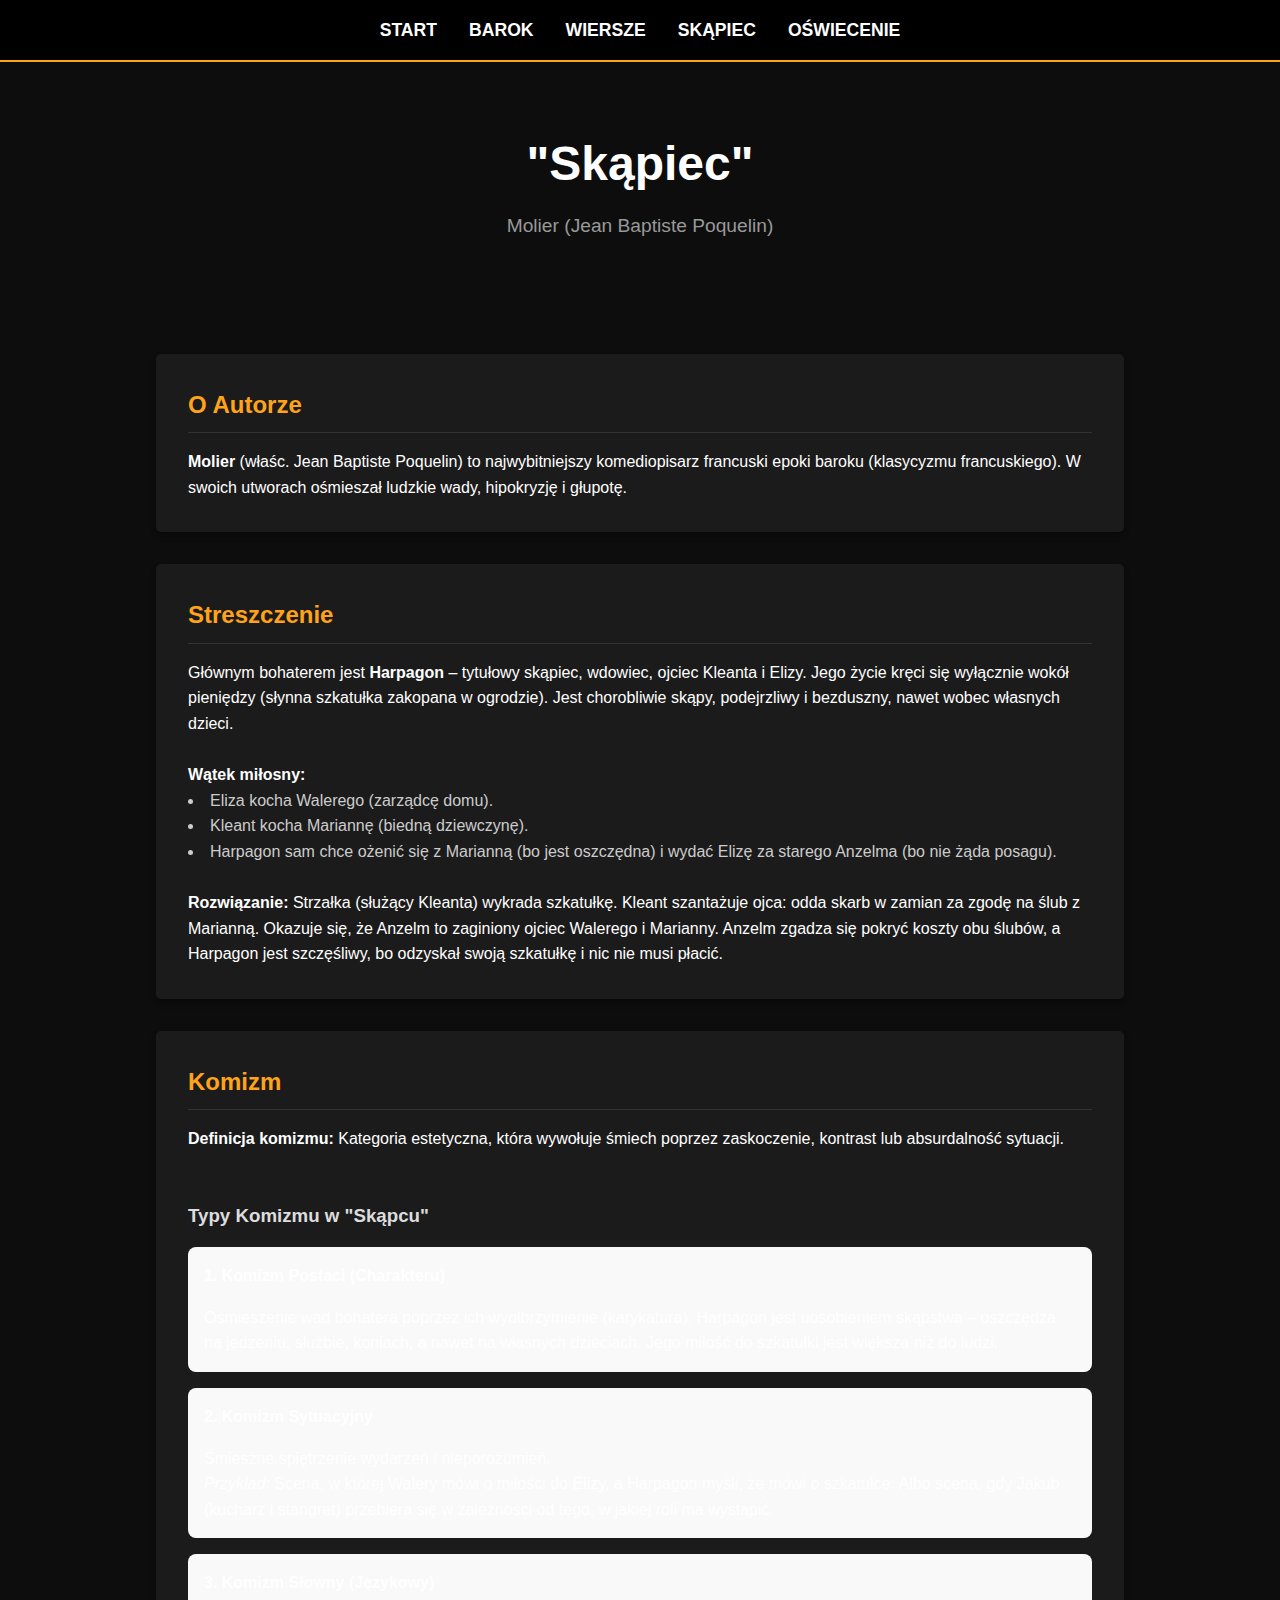
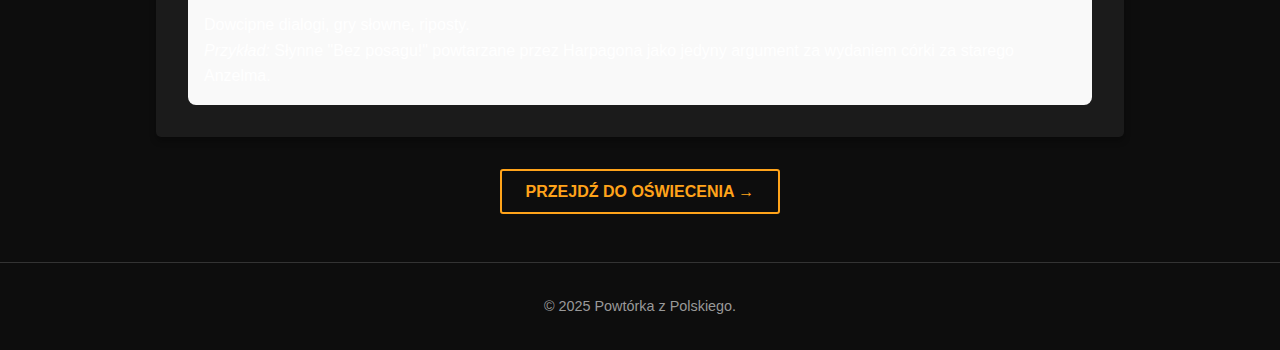
<file: skapiec.html>
<!DOCTYPE html>
<html lang="pl">

<head>
    <meta charset="UTF-8">
    <meta name="viewport" content="width=device-width, initial-scale=1.0">
    <title>Skąpiec - Molier</title>
    <link rel="preconnect" href="https://fonts.googleapis.com">
    <link rel="preconnect" href="https://fonts.gstatic.com" crossorigin>
    <link
        href="https://fonts.googleapis.com/css2?family=Lato:wght@400;700&family=Playfair+Display:wght@400;700&display=swap"
        rel="stylesheet">
    <link rel="stylesheet" href="style.css">
</head>

<body>
    <nav>
        <ul>
            <li><a href="index.html">Start</a></li>
            <li><a href="barok.html">Barok</a></li>
            <li><a href="wiersze.html">Wiersze</a></li>
            <li><a href="skapiec.html">Skąpiec</a></li>
            <li><a href="oswiecenie.html">Oświecenie</a></li>
        </ul>
    </nav>

    <header>
        <div class="container">
            <h1>"Skąpiec"</h1>
            <p>Molier (Jean Baptiste Poquelin)</p>
        </div>
    </header>

    <main class="container">

        <!-- Molier -->
        <section class="card">
            <h2>O Autorze</h2>
            <p><strong>Molier</strong> (właśc. Jean Baptiste Poquelin) to najwybitniejszy komediopisarz francuski epoki
                baroku (klasycyzmu francuskiego). W swoich utworach ośmieszał ludzkie wady, hipokryzję i głupotę.</p>
        </section>

        <!-- Treść -->
        <section class="card">
            <h2>Streszczenie</h2>
            <p>Głównym bohaterem jest <strong>Harpagon</strong> – tytułowy skąpiec, wdowiec, ojciec Kleanta i Elizy.
                Jego życie kręci się wyłącznie wokół pieniędzy (słynna szkatułka zakopana w ogrodzie). Jest chorobliwie
                skąpy, podejrzliwy i bezduszny, nawet wobec własnych dzieci.</p>
            <br>
            <p><strong>Wątek miłosny:</strong></p>
            <ul>
                <li>Eliza kocha Walerego (zarządcę domu).</li>
                <li>Kleant kocha Mariannę (biedną dziewczynę).</li>
                <li>Harpagon sam chce ożenić się z Marianną (bo jest oszczędna) i wydać Elizę za starego Anzelma (bo nie
                    żąda posagu).</li>
            </ul>
            <br>
            <p><strong>Rozwiązanie:</strong> Strzałka (służący Kleanta) wykrada szkatułkę. Kleant szantażuje ojca: odda
                skarb w zamian za zgodę na ślub z Marianną. Okazuje się, że Anzelm to zaginiony ojciec Walerego i
                Marianny. Anzelm zgadza się pokryć koszty obu ślubów, a Harpagon jest szczęśliwy, bo odzyskał swoją
                szkatułkę i nic nie musi płacić.</p>
        </section>

        <!-- Komizm -->
        <section class="card">
            <h2>Komizm</h2>
            <p><strong>Definicja komizmu:</strong> Kategoria estetyczna, która wywołuje śmiech poprzez zaskoczenie,
                kontrast lub absurdalność sytuacji.</p>
            <br>
            <h3>Typy Komizmu w "Skąpcu"</h3>

            <div style="background-color: #f9f9f9; padding: 1rem; border-radius: 8px; margin-bottom: 1rem;">
                <h4>1. Komizm Postaci (Charakteru)</h4>
                <p>Ośmieszenie wad bohatera poprzez ich wyolbrzymienie (karykatura). Harpagon jest uosobieniem skąpstwa
                    – oszczędza na jedzeniu, służbie, koniach, a nawet na własnych dzieciach. Jego miłość do szkatułki
                    jest większa niż do ludzi.</p>
            </div>

            <div style="background-color: #f9f9f9; padding: 1rem; border-radius: 8px; margin-bottom: 1rem;">
                <h4>2. Komizm Sytuacyjny</h4>
                <p>Śmieszne spiętrzenie wydarzeń i nieporozumień. <br>
                    <em>Przykład:</em> Scena, w której Walery mówi o miłości do Elizy, a Harpagon myśli, że mówi o
                    szkatułce. Albo scena, gdy Jakub (kucharz i stangret) przebiera się w zależności od tego, w jakiej
                    roli ma wystąpić.
                </p>
            </div>

            <div style="background-color: #f9f9f9; padding: 1rem; border-radius: 8px;">
                <h4>3. Komizm Słowny (Językowy)</h4>
                <p>Dowcipne dialogi, gry słowne, riposty. <br>
                    <em>Przykład:</em> Słynne "Bez posagu!" powtarzane przez Harpagona jako jedyny argument za wydaniem
                    córki za starego Anzelma.
                </p>
            </div>
        </section>

        <div style="text-align: center;">
            <a href="oswiecenie.html" class="btn">Przejdź do Oświecenia &rarr;</a>
        </div>
    </main>

    <footer>
        <p>&copy; 2025 Powtórka z Polskiego.</p>
    </footer>
</body>

</html>
</file>
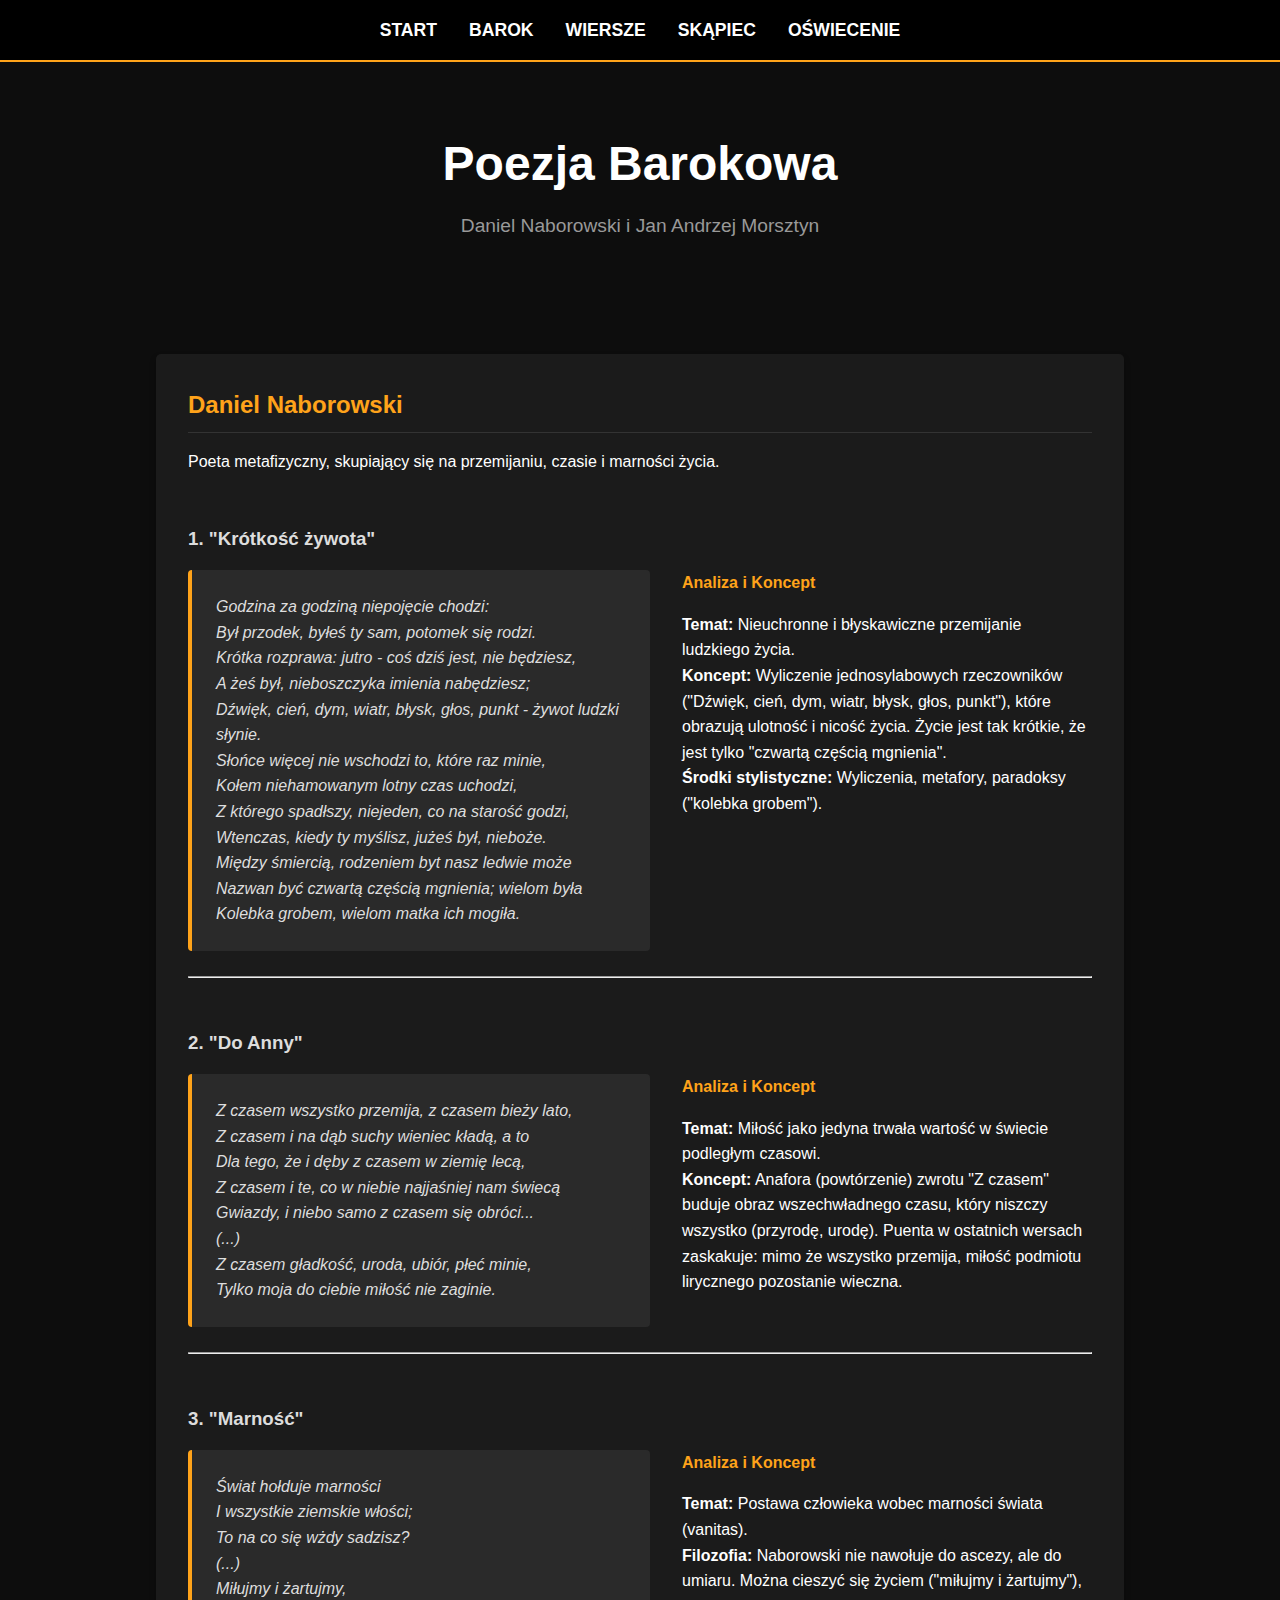
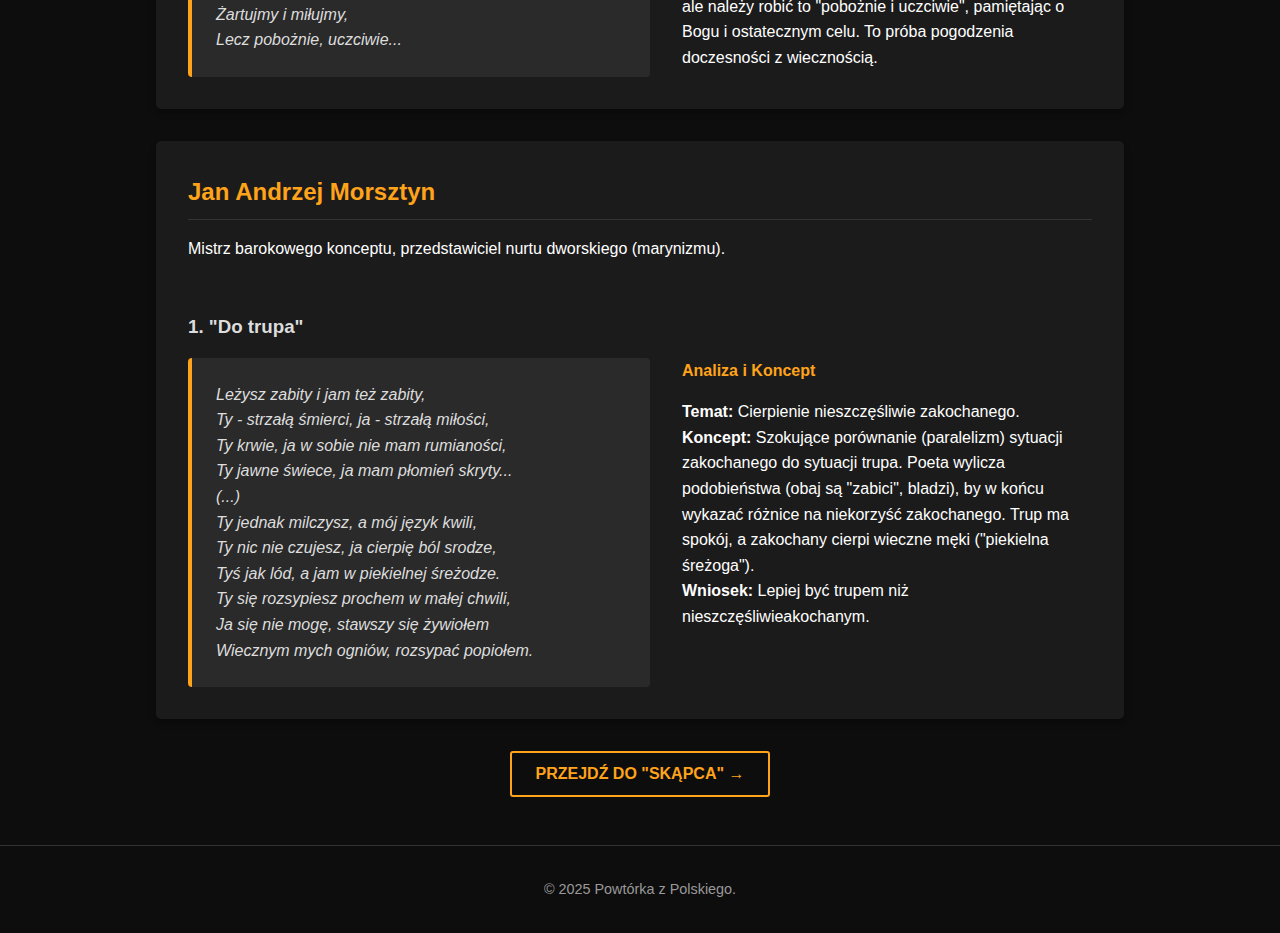
<file: wiersze.html>
<!DOCTYPE html>
<html lang="pl">

<head>
    <meta charset="UTF-8">
    <meta name="viewport" content="width=device-width, initial-scale=1.0">
    <title>Wiersze Barokowe - Naborowski i Morsztyn</title>
    <link rel="preconnect" href="https://fonts.googleapis.com">
    <link rel="preconnect" href="https://fonts.gstatic.com" crossorigin>
    <link
        href="https://fonts.googleapis.com/css2?family=Lato:wght@400;700&family=Playfair+Display:wght@400;700&display=swap"
        rel="stylesheet">
    <link rel="stylesheet" href="style.css">
</head>

<body>
    <nav>
        <ul>
            <li><a href="index.html">Start</a></li>
            <li><a href="barok.html">Barok</a></li>
            <li><a href="wiersze.html">Wiersze</a></li>
            <li><a href="skapiec.html">Skąpiec</a></li>
            <li><a href="oswiecenie.html">Oświecenie</a></li>
        </ul>
    </nav>

    <header>
        <div class="container">
            <h1>Poezja Barokowa</h1>
            <p>Daniel Naborowski i Jan Andrzej Morsztyn</p>
        </div>
    </header>

    <main class="container">

        <!-- Daniel Naborowski -->
        <section class="card">
            <h2>Daniel Naborowski</h2>
            <p>Poeta metafizyczny, skupiający się na przemijaniu, czasie i marności życia.</p>
            <br>

            <h3>1. "Krótkość żywota"</h3>
            <div class="poem-container">
                <div class="poem-text">
                    <p>Godzina za godziną niepojęcie chodzi:<br>
                        Był przodek, byłeś ty sam, potomek się rodzi.<br>
                        Krótka rozprawa: jutro - coś dziś jest, nie będziesz,<br>
                        A żeś był, nieboszczyka imienia nabędziesz;<br>
                        Dźwięk, cień, dym, wiatr, błysk, głos, punkt - żywot ludzki słynie.<br>
                        Słońce więcej nie wschodzi to, które raz minie,<br>
                        Kołem niehamowanym lotny czas uchodzi,<br>
                        Z którego spadłszy, niejeden, co na starość godzi,<br>
                        Wtenczas, kiedy ty myślisz, jużeś był, nieboże.<br>
                        Między śmiercią, rodzeniem byt nasz ledwie może<br>
                        Nazwan być czwartą częścią mgnienia; wielom była<br>
                        Kolebka grobem, wielom matka ich mogiła.</p>
                </div>
                <div class="poem-analysis">
                    <h4>Analiza i Koncept</h4>
                    <p><strong>Temat:</strong> Nieuchronne i błyskawiczne przemijanie ludzkiego życia.</p>
                    <p><strong>Koncept:</strong> Wyliczenie jednosylabowych rzeczowników ("Dźwięk, cień, dym, wiatr,
                        błysk, głos, punkt"), które obrazują ulotność i nicość życia. Życie jest tak krótkie, że jest
                        tylko "czwartą częścią mgnienia".</p>
                    <p><strong>Środki stylistyczne:</strong> Wyliczenia, metafory, paradoksy ("kolebka grobem").</p>
                </div>
            </div>
            <br>
            <hr><br>

            <h3>2. "Do Anny"</h3>
            <div class="poem-container">
                <div class="poem-text">
                    <p>Z czasem wszystko przemija, z czasem bieży lato,<br>
                        Z czasem i na dąb suchy wieniec kładą, a to<br>
                        Dla tego, że i dęby z czasem w ziemię lecą,<br>
                        Z czasem i te, co w niebie najjaśniej nam świecą<br>
                        Gwiazdy, i niebo samo z czasem się obróci...<br>
                        (...)<br>
                        Z czasem gładkość, uroda, ubiór, płeć minie,<br>
                        Tylko moja do ciebie miłość nie zaginie.</p>
                </div>
                <div class="poem-analysis">
                    <h4>Analiza i Koncept</h4>
                    <p><strong>Temat:</strong> Miłość jako jedyna trwała wartość w świecie podległym czasowi.</p>
                    <p><strong>Koncept:</strong> Anafora (powtórzenie) zwrotu "Z czasem" buduje obraz wszechwładnego
                        czasu, który niszczy wszystko (przyrodę, urodę). Puenta w ostatnich wersach zaskakuje: mimo że
                        wszystko przemija, miłość podmiotu lirycznego pozostanie wieczna.</p>
                </div>
            </div>
            <br>
            <hr><br>

            <h3>3. "Marność"</h3>
            <div class="poem-container">
                <div class="poem-text">
                    <p>Świat hołduje marności<br>
                        I wszystkie ziemskie włości;<br>
                        To na co się wżdy sadzisz?<br>
                        (...)<br>
                        Miłujmy i żartujmy,<br>
                        Żartujmy i miłujmy,<br>
                        Lecz pobożnie, uczciwie...</p>
                </div>
                <div class="poem-analysis">
                    <h4>Analiza i Koncept</h4>
                    <p><strong>Temat:</strong> Postawa człowieka wobec marności świata (vanitas).</p>
                    <p><strong>Filozofia:</strong> Naborowski nie nawołuje do ascezy, ale do umiaru. Można cieszyć się
                        życiem ("miłujmy i żartujmy"), ale należy robić to "pobożnie i uczciwie", pamiętając o Bogu i
                        ostatecznym celu. To próba pogodzenia doczesności z wiecznością.</p>
                </div>
            </div>
        </section>

        <!-- Jan Andrzej Morsztyn -->
        <section class="card">
            <h2>Jan Andrzej Morsztyn</h2>
            <p>Mistrz barokowego konceptu, przedstawiciel nurtu dworskiego (marynizmu).</p>
            <br>

            <h3>1. "Do trupa"</h3>
            <div class="poem-container">
                <div class="poem-text">
                    <p>Leżysz zabity i jam też zabity,<br>
                        Ty - strzałą śmierci, ja - strzałą miłości,<br>
                        Ty krwie, ja w sobie nie mam rumianości,<br>
                        Ty jawne świece, ja mam płomień skryty...<br>
                        (...)<br>
                        Ty jednak milczysz, a mój język kwili,<br>
                        Ty nic nie czujesz, ja cierpię ból srodze,<br>
                        Tyś jak lód, a jam w piekielnej śreżodze.<br>
                        Ty się rozsypiesz prochem w małej chwili,<br>
                        Ja się nie mogę, stawszy się żywiołem<br>
                        Wiecznym mych ogniów, rozsypać popiołem.</p>
                </div>
                <div class="poem-analysis">
                    <h4>Analiza i Koncept</h4>
                    <p><strong>Temat:</strong> Cierpienie nieszczęśliwie zakochanego.</p>
                    <p><strong>Koncept:</strong> Szokujące porównanie (paralelizm) sytuacji zakochanego do sytuacji
                        trupa. Poeta wylicza podobieństwa (obaj są "zabici", bladzi), by w końcu wykazać różnice na
                        niekorzyść zakochanego. Trup ma spokój, a zakochany cierpi wieczne męki ("piekielna śreżoga").
                    </p>
                    <p><strong>Wniosek:</strong> Lepiej być trupem niż nieszczęśliwieakochanym.</p>
                </div>
            </div>
        </section>

        <div style="text-align: center;">
            <a href="skapiec.html" class="btn">Przejdź do "Skąpca" &rarr;</a>
        </div>
    </main>

    <footer>
        <p>&copy; 2025 Powtórka z Polskiego.</p>
    </footer>
</body>

</html>
</file>
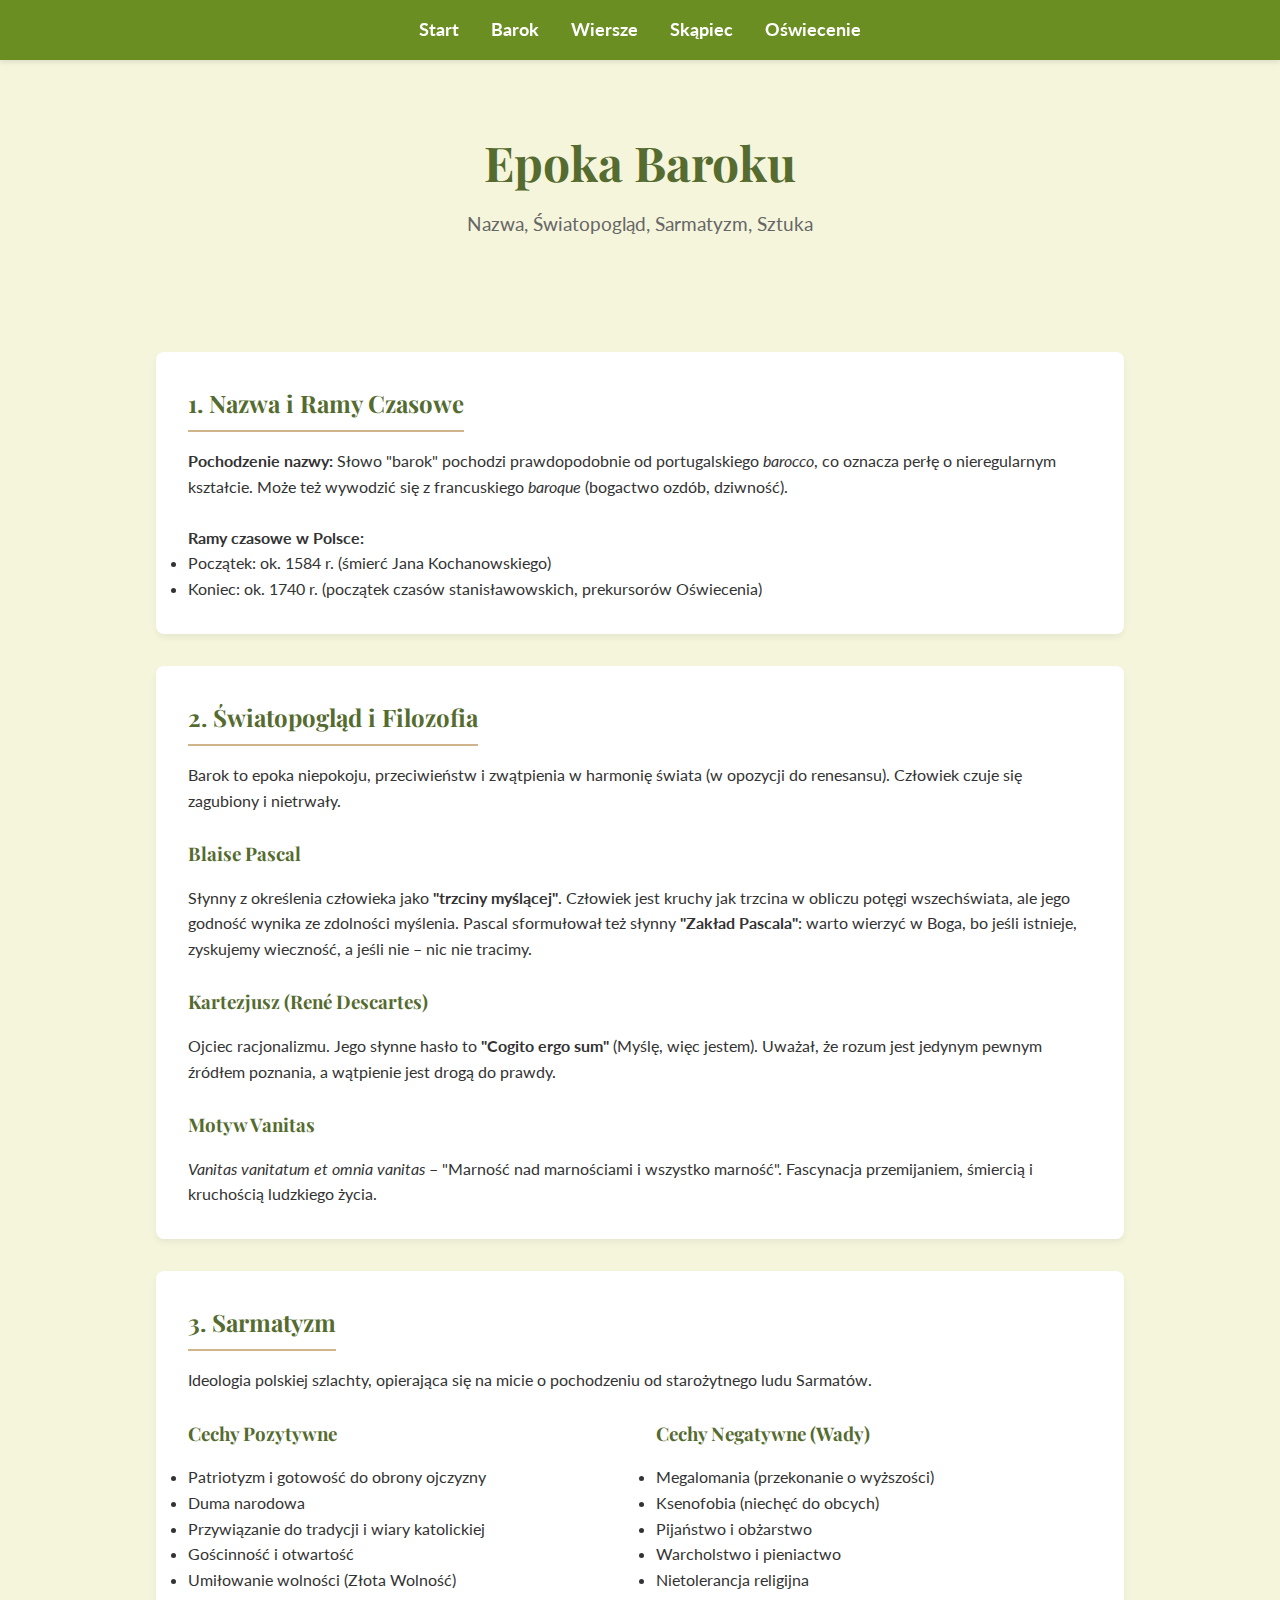
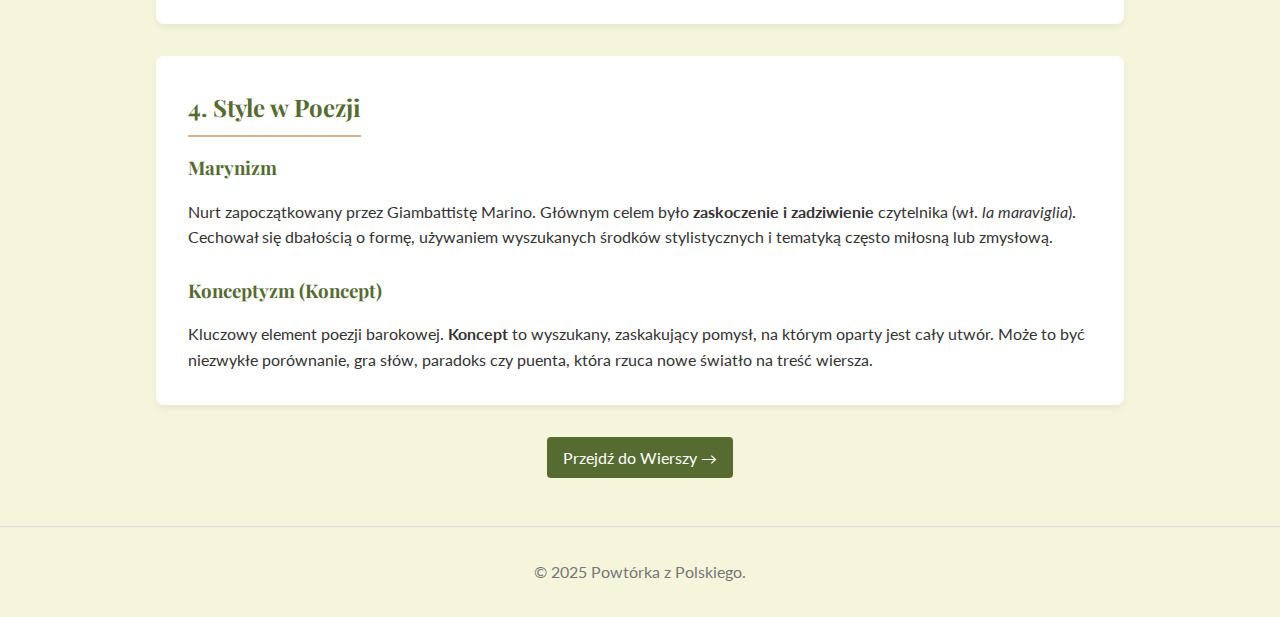
<file: polski/barok.html>
<!DOCTYPE html>
<html lang="pl">

<head>
    <meta charset="UTF-8">
    <meta name="viewport" content="width=device-width, initial-scale=1.0">
    <title>Barok - Informacje Ogólne</title>
    <link rel="preconnect" href="https://fonts.googleapis.com">
    <link rel="preconnect" href="https://fonts.gstatic.com" crossorigin>
    <link
        href="https://fonts.googleapis.com/css2?family=Lato:wght@400;700&family=Playfair+Display:wght@400;700&display=swap"
        rel="stylesheet">
    <link rel="stylesheet" href="style.css">
</head>

<body>
    <nav>
        <ul>
            <li><a href="index.html">Start</a></li>
            <li><a href="barok.html">Barok</a></li>
            <li><a href="wiersze.html">Wiersze</a></li>
            <li><a href="skapiec.html">Skąpiec</a></li>
            <li><a href="oswiecenie.html">Oświecenie</a></li>
        </ul>
    </nav>

    <header>
        <div class="container">
            <h1>Epoka Baroku</h1>
            <p>Nazwa, Światopogląd, Sarmatyzm, Sztuka</p>
        </div>
    </header>

    <main class="container">
        <!-- Nazwa i Ramy Czasowe -->
        <section class="card">
            <h2>1. Nazwa i Ramy Czasowe</h2>
            <p><strong>Pochodzenie nazwy:</strong> Słowo "barok" pochodzi prawdopodobnie od portugalskiego
                <em>barocco</em>, co oznacza perłę o nieregularnym kształcie. Może też wywodzić się z francuskiego
                <em>baroque</em> (bogactwo ozdób, dziwność).</p>
            <br>
            <p><strong>Ramy czasowe w Polsce:</strong></p>
            <ul>
                <li>Początek: ok. 1584 r. (śmierć Jana Kochanowskiego)</li>
                <li>Koniec: ok. 1740 r. (początek czasów stanisławowskich, prekursorów Oświecenia)</li>
            </ul>
        </section>

        <!-- Światopogląd i Filozofia -->
        <section class="card">
            <h2>2. Światopogląd i Filozofia</h2>
            <p>Barok to epoka niepokoju, przeciwieństw i zwątpienia w harmonię świata (w opozycji do renesansu).
                Człowiek czuje się zagubiony i nietrwały.</p>
            <br>
            <h3>Blaise Pascal</h3>
            <p>Słynny z określenia człowieka jako <strong>"trzciny myślącej"</strong>. Człowiek jest kruchy jak trzcina
                w obliczu potęgi wszechświata, ale jego godność wynika ze zdolności myślenia. Pascal sformułował też
                słynny <strong>"Zakład Pascala"</strong>: warto wierzyć w Boga, bo jeśli istnieje, zyskujemy wieczność,
                a jeśli nie – nic nie tracimy.</p>
            <br>
            <h3>Kartezjusz (René Descartes)</h3>
            <p>Ojciec racjonalizmu. Jego słynne hasło to <strong>"Cogito ergo sum"</strong> (Myślę, więc jestem).
                Uważał, że rozum jest jedynym pewnym źródłem poznania, a wątpienie jest drogą do prawdy.</p>
            <br>
            <h3>Motyw Vanitas</h3>
            <p><em>Vanitas vanitatum et omnia vanitas</em> – "Marność nad marnościami i wszystko marność". Fascynacja
                przemijaniem, śmiercią i kruchością ludzkiego życia.</p>
        </section>

        <!-- Sarmatyzm -->
        <section class="card">
            <h2>3. Sarmatyzm</h2>
            <p>Ideologia polskiej szlachty, opierająca się na micie o pochodzeniu od starożytnego ludu Sarmatów.</p>
            <br>
            <div style="display: flex; gap: 2rem; flex-wrap: wrap;">
                <div style="flex: 1;">
                    <h3>Cechy Pozytywne</h3>
                    <ul>
                        <li>Patriotyzm i gotowość do obrony ojczyzny</li>
                        <li>Duma narodowa</li>
                        <li>Przywiązanie do tradycji i wiary katolickiej</li>
                        <li>Gościnność i otwartość</li>
                        <li>Umiłowanie wolności (Złota Wolność)</li>
                    </ul>
                </div>
                <div style="flex: 1;">
                    <h3>Cechy Negatywne (Wady)</h3>
                    <ul>
                        <li>Megalomania (przekonanie o wyższości)</li>
                        <li>Ksenofobia (niechęć do obcych)</li>
                        <li>Pijaństwo i obżarstwo</li>
                        <li>Warcholstwo i pieniactwo</li>
                        <li>Nietolerancja religijna</li>
                    </ul>
                </div>
            </div>
        </section>

        <!-- Sztuka i Style -->
        <section class="card">
            <h2>4. Style w Poezji</h2>
            <h3>Marynizm</h3>
            <p>Nurt zapoczątkowany przez Giambattistę Marino. Głównym celem było <strong>zaskoczenie i
                    zadziwienie</strong> czytelnika (wł. <em>la maraviglia</em>). Cechował się dbałością o formę,
                używaniem wyszukanych środków stylistycznych i tematyką często miłosną lub zmysłową.</p>
            <br>
            <h3>Konceptyzm (Koncept)</h3>
            <p>Kluczowy element poezji barokowej. <strong>Koncept</strong> to wyszukany, zaskakujący pomysł, na którym
                oparty jest cały utwór. Może to być niezwykłe porównanie, gra słów, paradoks czy puenta, która rzuca
                nowe światło na treść wiersza.</p>
        </section>

        <div style="text-align: center;">
            <a href="wiersze.html" class="btn">Przejdź do Wierszy &rarr;</a>
        </div>
    </main>

    <footer>
        <p>&copy; 2025 Powtórka z Polskiego.</p>
    </footer>
</body>

</html>
</file>
<file: style.css>
:root {
    --primary-color: #000000;
    /* Black */
    --secondary-color: #1b1b1b;
    /* Dark Grey for cards */
    --accent-color: #ffa31a;
    /* The iconic Orange */
    --background-color: #0d0d0d;
    /* Very Dark Grey for body */
    --text-color: #ffffff;
    --text-muted: #999999;
    --font-heading: 'Arial', sans-serif;
    /* Clean sans-serif */
    --font-body: 'Arial', sans-serif;
}

* {
    box-sizing: border-box;
    margin: 0;
    padding: 0;
}

body {
    font-family: var(--font-body);
    background-color: var(--background-color);
    color: var(--text-color);
    line-height: 1.6;
}

h1,
h2,
h3,
h4,
h5,
h6 {
    font-family: var(--font-heading);
    color: var(--text-color);
    margin-bottom: 1rem;
}

h1 {
    font-weight: bold;
}

a {
    text-decoration: none;
    color: inherit;
}

/* Navigation */
nav {
    background-color: var(--primary-color);
    padding: 1rem 0;
    border-bottom: 2px solid var(--accent-color);
    position: sticky;
    top: 0;
    z-index: 1000;
}

nav ul {
    display: flex;
    justify-content: center;
    list-style: none;
    gap: 2rem;
}

nav a {
    color: var(--text-color);
    font-weight: bold;
    font-size: 1.1rem;
    transition: color 0.3s ease;
    text-transform: uppercase;
}

nav a:hover {
    color: var(--accent-color);
}

nav a.active {
    color: var(--accent-color);
    border-bottom: 2px solid var(--accent-color);
}

/* Container */
.container {
    max-width: 1000px;
    margin: 2rem auto;
    padding: 0 1rem;
}

/* Header */
header {
    text-align: center;
    margin-bottom: 3rem;
    padding: 2rem 0;
}

header h1 {
    font-size: 3rem;
    margin-bottom: 0.5rem;
}

header h1 span {
    background-color: var(--accent-color);
    color: black;
    padding: 0 10px;
    border-radius: 5px;
    margin-left: 5px;
}

header p {
    font-size: 1.2rem;
    color: var(--text-muted);
}

/* Cards */
.card {
    background-color: var(--secondary-color);
    border-radius: 5px;
    padding: 2rem;
    margin-bottom: 2rem;
    box-shadow: 0 4px 6px rgba(0, 0, 0, 0.3);
}

.card h2 {
    color: var(--accent-color);
    border-bottom: 1px solid #333;
    padding-bottom: 0.5rem;
}

.card h3 {
    color: #ddd;
    margin-top: 1.5rem;
}

/* Poem Styling */
.poem-container {
    display: flex;
    flex-wrap: wrap;
    gap: 2rem;
}

.poem-text {
    flex: 1;
    min-width: 300px;
    font-style: italic;
    background-color: #2a2a2a;
    padding: 1.5rem;
    border-left: 4px solid var(--accent-color);
    border-radius: 4px;
    color: #ddd;
}

.poem-analysis {
    flex: 1;
    min-width: 300px;
}

.poem-analysis h4 {
    color: var(--accent-color);
}

/* Dark Box for Info Blocks */
.dark-box {
    background-color: #2a2a2a;
    padding: 1rem;
    border-radius: 8px;
    margin-bottom: 1rem;
    color: #ddd;
    border-left: 4px solid var(--accent-color);
}

.dark-box h4 {
    color: var(--accent-color);
    margin-bottom: 0.5rem;
}

/* Buttons */
.btn {
    display: inline-block;
    background-color: transparent;
    color: var(--accent-color);
    padding: 0.5rem 1.5rem;
    border-radius: 3px;
    cursor: pointer;
    border: 2px solid var(--accent-color);
    font-size: 1rem;
    font-weight: bold;
    transition: all 0.3s ease;
    text-transform: uppercase;
}

.btn:hover {
    background-color: var(--accent-color);
    color: black;
}

/* Lists */
ul {
    list-style-position: inside;
    color: #ccc;
}

/* Responsive Image */
.responsive-img {
    max-width: 100%;
    height: auto;
    display: block;
    margin: 20px auto;
    width: 300px;
    /* Limit width to avoid taking too much space */
    border-radius: 8px;
    box-shadow: 0 4px 8px rgba(0, 0, 0, 0.5);
    cursor: pointer;
    /* Add pointer cursor to indicate clickability */
    transition: 0.3s;
}

.responsive-img:hover {
    opacity: 0.8;
}

/* The Modal (background) */
.modal {
    display: none;
    /* Hidden by default */
    position: fixed;
    /* Stay in place */
    z-index: 2000;
    /* Sit on top */
    padding-top: 100px;
    /* Location of the box */
    left: 0;
    top: 0;
    width: 100%;
    /* Full width */
    height: 100%;
    /* Full height */
    overflow: auto;
    /* Enable scroll if needed */
    background-color: rgb(0, 0, 0);
    /* Fallback color */
    background-color: rgba(0, 0, 0, 0.9);
    /* Black w/ opacity */
}

/* Modal Content (image) */
.modal-content {
    margin: auto;
    display: block;
    width: 80%;
    max-width: 1200px;
    max-height: 80vh;
    object-fit: contain;
}

/* Caption of Modal Image */
#caption {
    margin: auto;
    display: block;
    width: 80%;
    max-width: 700px;
    text-align: center;
    color: #ccc;
    padding: 10px 0;
    height: 150px;
}

/* Add Animation */
.modal-content,
#caption {
    animation-name: zoom;
    animation-duration: 0.6s;
}

@keyframes zoom {
    from {
        transform: scale(0)
    }

    to {
        transform: scale(1)
    }
}

/* The Close Button */
.close {
    position: absolute;
    top: 15px;
    right: 35px;
    color: #f1f1f1;
    font-size: 40px;
    font-weight: bold;
    transition: 0.3s;
}

.close:hover,
.close:focus {
    color: var(--accent-color);
    text-decoration: none;
    cursor: pointer;
}

/* 100% Image Width on Smaller Screens */
@media only screen and (max-width: 700px) {
    .modal-content {
        width: 100%;
    }
}

/* Footer */
footer {
    text-align: center;
    padding: 2rem 0;
    margin-top: 3rem;
    color: var(--text-muted);
    border-top: 1px solid #333;
    font-size: 0.9rem;
}

/* Responsive */
@media (max-width: 768px) {
    nav ul {
        flex-direction: column;
        align-items: center;
        gap: 1rem;
    }

    header h1 {
        font-size: 2.5rem;
    }
}
</file>
<file: polski/style.css>
:root {
    --primary-color: #6B8E23; /* Olive Drab - Nature/Calm */
    --secondary-color: #556B2F; /* Dark Olive Green */
    --accent-color: #D2B48C; /* Tan */
    --background-color: #F5F5DC; /* Beige */
    --text-color: #333333;
    --card-bg: #FFFFFF;
    --font-heading: 'Playfair Display', serif;
    --font-body: 'Lato', sans-serif;
}

* {
    box-sizing: border-box;
    margin: 0;
    padding: 0;
}

body {
    font-family: var(--font-body);
    background-color: var(--background-color);
    color: var(--text-color);
    line-height: 1.6;
}

h1, h2, h3, h4, h5, h6 {
    font-family: var(--font-heading);
    color: var(--secondary-color);
    margin-bottom: 1rem;
}

a {
    text-decoration: none;
    color: inherit;
}

/* Navigation */
nav {
    background-color: var(--primary-color);
    padding: 1rem 0;
    box-shadow: 0 2px 5px rgba(0,0,0,0.1);
    position: sticky;
    top: 0;
    z-index: 1000;
}

nav ul {
    display: flex;
    justify-content: center;
    list-style: none;
    gap: 2rem;
}

nav a {
    color: white;
    font-weight: bold;
    font-size: 1.1rem;
    transition: color 0.3s ease;
}

nav a:hover {
    color: var(--accent-color);
}

nav a.active {
    border-bottom: 2px solid var(--accent-color);
}

/* Container */
.container {
    max-width: 1000px;
    margin: 2rem auto;
    padding: 0 1rem;
}

/* Header */
header {
    text-align: center;
    margin-bottom: 3rem;
    padding: 2rem 0;
}

header h1 {
    font-size: 3rem;
    margin-bottom: 0.5rem;
}

header p {
    font-size: 1.2rem;
    color: #666;
}

/* Cards */
.card {
    background-color: var(--card-bg);
    border-radius: 8px;
    padding: 2rem;
    margin-bottom: 2rem;
    box-shadow: 0 4px 6px rgba(0,0,0,0.05);
    transition: transform 0.2s ease;
}

.card:hover {
    transform: translateY(-2px);
    box-shadow: 0 6px 12px rgba(0,0,0,0.1);
}

.card h2 {
    border-bottom: 2px solid var(--accent-color);
    padding-bottom: 0.5rem;
    display: inline-block;
}

/* Poem Styling */
.poem-container {
    display: flex;
    flex-wrap: wrap;
    gap: 2rem;
}

.poem-text {
    flex: 1;
    min-width: 300px;
    font-style: italic;
    background-color: #fafafa;
    padding: 1.5rem;
    border-left: 4px solid var(--accent-color);
    border-radius: 4px;
}

.poem-analysis {
    flex: 1;
    min-width: 300px;
}

/* Buttons */
.btn {
    display: inline-block;
    background-color: var(--secondary-color);
    color: white;
    padding: 0.5rem 1rem;
    border-radius: 4px;
    cursor: pointer;
    border: none;
    font-size: 1rem;
    transition: background-color 0.3s ease;
}

.btn:hover {
    background-color: var(--primary-color);
}

/* Footer */
footer {
    text-align: center;
    padding: 2rem 0;
    margin-top: 3rem;
    color: #777;
    border-top: 1px solid #ddd;
}

/* Responsive */
@media (max-width: 768px) {
    nav ul {
        flex-direction: column;
        align-items: center;
        gap: 1rem;
    }
    
    header h1 {
        font-size: 2.5rem;
    }
}
</file>
